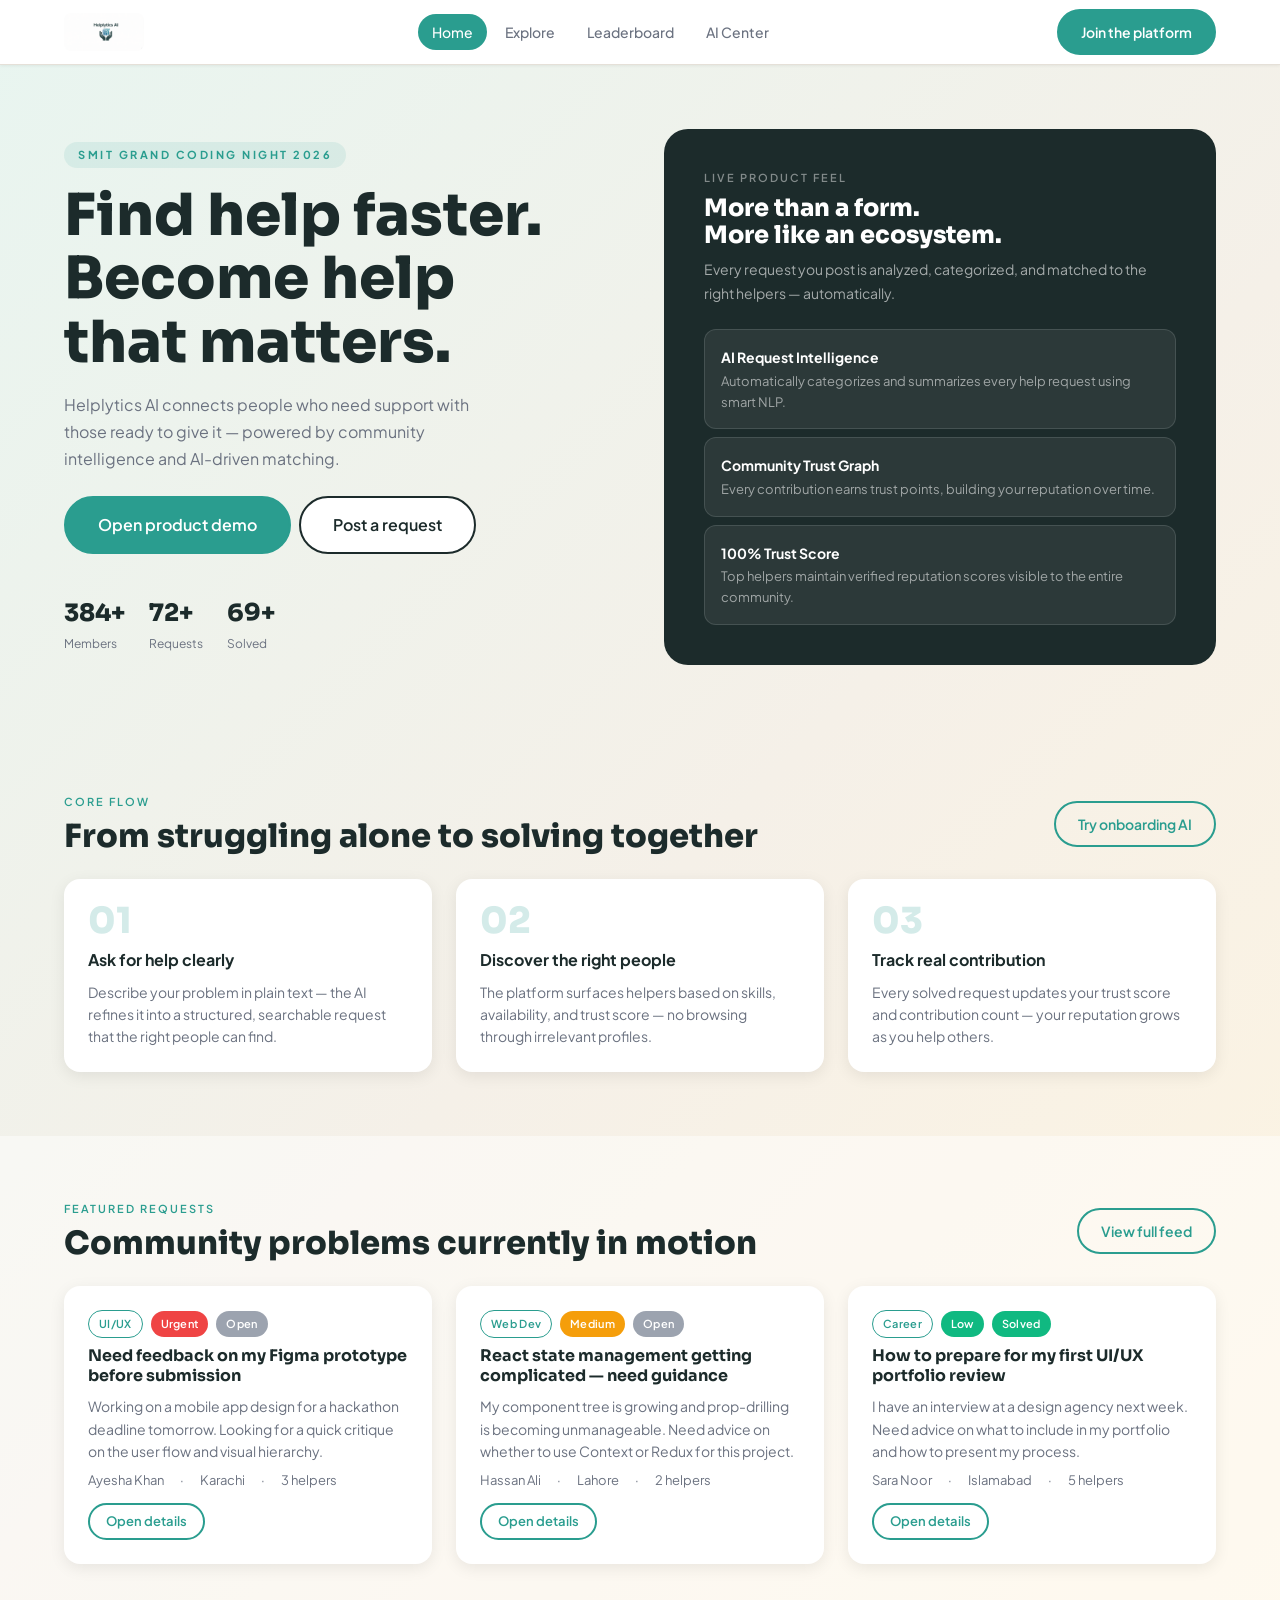
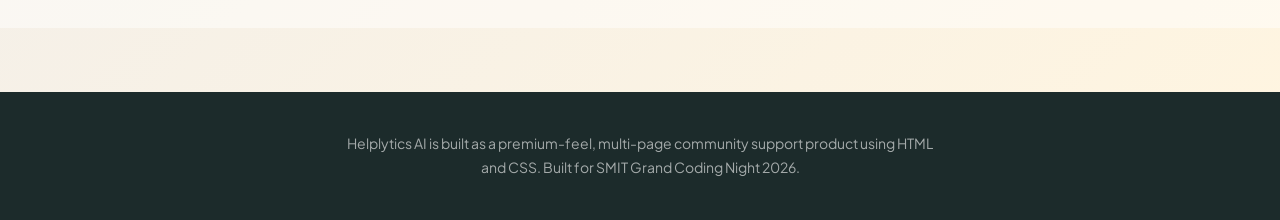
<file: index.html>
<!DOCTYPE html>
<html lang="en">
<head>
  <meta charset="UTF-8">
  <meta name="viewport" content="width=device-width, initial-scale=1.0">
  <title>Helplytics AI — Community Support Platform</title>
  <link href="https://fonts.googleapis.com/css2?family=Sora:wght@400;600;700;800&family=Plus+Jakarta+Sans:wght@400;500;600;700&display=swap" rel="stylesheet">
  <link rel="stylesheet" href="css/variables.css">
  <link rel="stylesheet" href="css/global.css">
  <link rel="stylesheet" href="css/components.css">
  <link rel="stylesheet" href="css/pages/landing.css">
</head>
<body>

  <!-- HEADER -->
  <header class="site-header">
    <div class="header-inner">
      <a href="index.html" class="logo">
        <img src="assets/images/logo2.png" alt="Helplytics AI Logo" class="logo-img">
      </a>
      <nav class="main-nav">
        <a href="index.html" class="nav-link nav-active">Home</a>
        <a href="explore.html" class="nav-link">Explore</a>
        <a href="leaderboard.html" class="nav-link">Leaderboard</a>
        <a href="ai-center.html" class="nav-link">AI Center</a>
      </nav>
      <a href="auth.html" class="btn btn-primary">Join the platform</a>
    </div>
  </header>

  <!-- HERO SECTION -->
  <main>
    <section class="hero-section">
      <div class="container">
        <div class="grid-2" style="align-items: center; gap: 48px;">

          <!-- Left col -->
          <div>
            <span class="hero-label">SMIT GRAND CODING NIGHT 2026</span>
            <h1 class="hero-heading">Find help faster.<br>Become help<br>that matters.</h1>
            <p class="hero-sub">Helplytics AI connects people who need support with those ready to give it — powered by community intelligence and AI-driven matching.</p>
            <div class="hero-cta">
              <a href="dashboard.html" class="btn btn-primary btn-lg">Open product demo</a>
              <a href="create-request.html" class="btn btn-secondary btn-lg">Post a request</a>
            </div>
            <div class="hero-stats">
              <div class="hero-stat">
                <span class="hero-stat-num">384+</span>
                <span class="hero-stat-label">Members</span>
              </div>
              <div class="hero-stat">
                <span class="hero-stat-num">72+</span>
                <span class="hero-stat-label">Requests</span>
              </div>
              <div class="hero-stat">
                <span class="hero-stat-num">69+</span>
                <span class="hero-stat-label">Solved</span>
              </div>
            </div>
          </div>

          <!-- Right col: dark card -->
          <div class="hero-right-card">
            <span class="label-tag">LIVE PRODUCT FEEL</span>
            <h2>More than a form.<br>More like an ecosystem.</h2>
            <p>Every request you post is analyzed, categorized, and matched to the right helpers — automatically.</p>
            <div class="feature-mini-card">
              <div class="feature-mini-title">AI Request Intelligence</div>
              <div class="feature-mini-desc">Automatically categorizes and summarizes every help request using smart NLP.</div>
            </div>
            <div class="feature-mini-card">
              <div class="feature-mini-title">Community Trust Graph</div>
              <div class="feature-mini-desc">Every contribution earns trust points, building your reputation over time.</div>
            </div>
            <div class="feature-mini-card">
              <div class="feature-mini-title">100% Trust Score</div>
              <div class="feature-mini-desc">Top helpers maintain verified reputation scores visible to the entire community.</div>
            </div>
          </div>

        </div>
      </div>
    </section>

    <!-- CORE FLOW SECTION -->
    <section class="section">
      <div class="container">
        <div class="section-header">
          <div>
            <span class="label-tag">CORE FLOW</span>
            <h2 style="font-size: 32px; font-weight: 800; color: var(--color-dark);">From struggling alone to solving together</h2>
          </div>
          <a href="onboarding.html" class="btn btn-outline">Try onboarding AI</a>
        </div>
        <div class="grid-3">
          <div class="flow-card">
            <div class="flow-number">01</div>
            <div class="flow-title">Ask for help clearly</div>
            <p class="flow-desc">Describe your problem in plain text — the AI refines it into a structured, searchable request that the right people can find.</p>
          </div>
          <div class="flow-card">
            <div class="flow-number">02</div>
            <div class="flow-title">Discover the right people</div>
            <p class="flow-desc">The platform surfaces helpers based on skills, availability, and trust score — no browsing through irrelevant profiles.</p>
          </div>
          <div class="flow-card">
            <div class="flow-number">03</div>
            <div class="flow-title">Track real contribution</div>
            <p class="flow-desc">Every solved request updates your trust score and contribution count — your reputation grows as you help others.</p>
          </div>
        </div>
      </div>
    </section>

    <!-- FEATURED REQUESTS SECTION -->
    <section class="section" style="background: rgba(255,255,255,0.45);">
      <div class="container">
        <div class="section-header">
          <div>
            <span class="label-tag">FEATURED REQUESTS</span>
            <h2 style="font-size: 32px; font-weight: 800; color: var(--color-dark);">Community problems currently in motion</h2>
          </div>
          <a href="explore.html" class="btn btn-outline">View full feed</a>
        </div>
        <div class="grid-3">

          <!-- Request 1 -->
          <div class="request-card">
            <div class="badge-row">
              <span class="badge badge-category">UI/UX</span>
              <span class="badge badge-high">Urgent</span>
              <span class="badge badge-open">Open</span>
            </div>
            <div class="request-card-title">Need feedback on my Figma prototype before submission</div>
            <p class="request-card-desc">Working on a mobile app design for a hackathon deadline tomorrow. Looking for a quick critique on the user flow and visual hierarchy.</p>
            <div class="request-card-meta">
              <span>Ayesha Khan</span>
              <span>·</span>
              <span>Karachi</span>
              <span>·</span>
              <span>3 helpers</span>
            </div>
            <a href="request-detail.html" class="btn btn-outline btn-sm" style="margin-top: 4px; align-self: flex-start;">Open details</a>
          </div>

          <!-- Request 2 -->
          <div class="request-card">
            <div class="badge-row">
              <span class="badge badge-category">Web Dev</span>
              <span class="badge badge-medium">Medium</span>
              <span class="badge badge-open">Open</span>
            </div>
            <div class="request-card-title">React state management getting complicated — need guidance</div>
            <p class="request-card-desc">My component tree is growing and prop-drilling is becoming unmanageable. Need advice on whether to use Context or Redux for this project.</p>
            <div class="request-card-meta">
              <span>Hassan Ali</span>
              <span>·</span>
              <span>Lahore</span>
              <span>·</span>
              <span>2 helpers</span>
            </div>
            <a href="request-detail.html" class="btn btn-outline btn-sm" style="margin-top: 4px; align-self: flex-start;">Open details</a>
          </div>

          <!-- Request 3 -->
          <div class="request-card">
            <div class="badge-row">
              <span class="badge badge-category">Career</span>
              <span class="badge badge-low">Low</span>
              <span class="badge badge-solved">Solved</span>
            </div>
            <div class="request-card-title">How to prepare for my first UI/UX portfolio review</div>
            <p class="request-card-desc">I have an interview at a design agency next week. Need advice on what to include in my portfolio and how to present my process.</p>
            <div class="request-card-meta">
              <span>Sara Noor</span>
              <span>·</span>
              <span>Islamabad</span>
              <span>·</span>
              <span>5 helpers</span>
            </div>
            <a href="request-detail.html" class="btn btn-outline btn-sm" style="margin-top: 4px; align-self: flex-start;">Open details</a>
          </div>

        </div>
      </div>
    </section>
  </main>

  <!-- FOOTER -->
  <footer class="site-footer">
    <p>Helplytics AI is built as a premium-feel, multi-page community support product using HTML and CSS. Built for SMIT Grand Coding Night 2026.</p>
  </footer>

  <script src="js/storage.js"></script>
  <script src="js/ai.js"></script>
  <script src="js/pages/landing.js"></script>
</body>
</html>
</file>
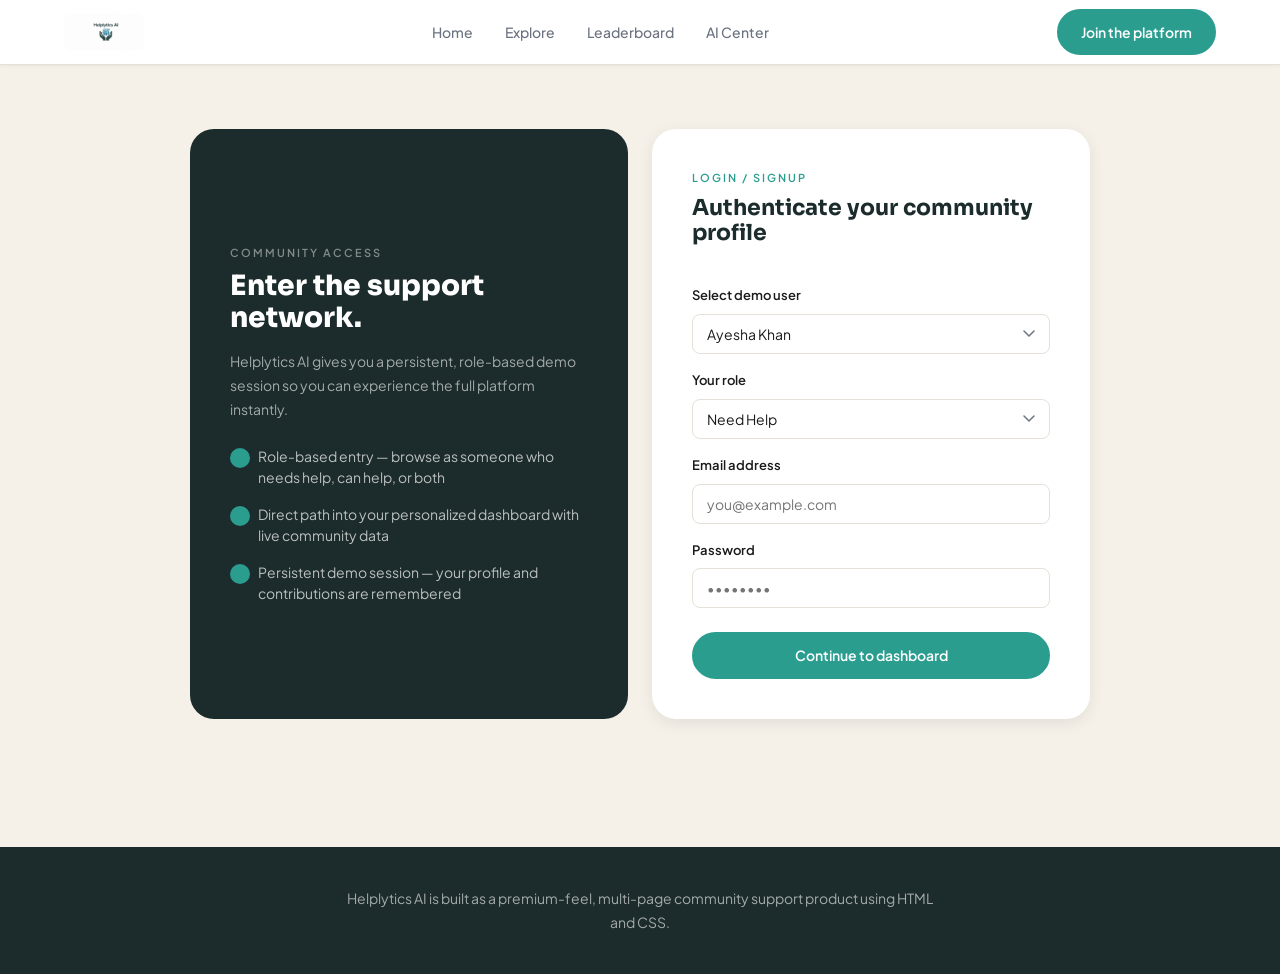
<file: ai-center.html>
<!DOCTYPE html>
<html lang="en">
<head>
  <meta charset="UTF-8">
  <meta name="viewport" content="width=device-width, initial-scale=1.0">
  <title>AI Center — Helplytics AI</title>
  <link href="https://fonts.googleapis.com/css2?family=Sora:wght@400;600;700;800&family=Plus+Jakarta+Sans:wght@400;500;600;700&display=swap" rel="stylesheet">
  <link rel="stylesheet" href="css/variables.css">
  <link rel="stylesheet" href="css/global.css">
  <link rel="stylesheet" href="css/components.css">
  <link rel="stylesheet" href="css/pages/ai-center.css">
</head>
<body class="ai-center-page">

  <!-- HEADER -->
  <header class="site-header">
    <div class="header-inner">
      <a href="index.html" class="logo">
        <img src="assets/images/logo2.png" alt="Helplytics AI Logo" class="logo-img">
      </a>
      <nav class="main-nav">
        <a href="dashboard.html" class="nav-link">Dashboard</a>
        <a href="create-request.html" class="nav-link">Create Request</a>
        <a href="ai-center.html" class="nav-link nav-active">AI Center</a>
      </nav>
      <a href="profile.html" class="btn btn-secondary">Ayesha Khan</a>
    </div>
  </header>

  <main class="ai-center-main">
    <div class="container">

      <!-- Hero Banner -->
      <div class="hero-banner">
        <span class="label-tag">AI CENTER</span>
        <h1 style="font-size: 30px; font-weight: 800; margin-bottom: var(--space-sm);">See what the platform intelligence is noticing.</h1>
        <p style="color: rgba(255,255,255,0.65); font-size: 15px;">Live AI insights derived from community patterns, request trends, and helper availability.</p>
      </div>

      <!-- AI Stats -->
      <div class="ai-stats-row">
        <div class="stat-card">
          <span class="stat-label">Trend Pulse</span>
          <span class="stat-value" style="font-size: 22px;">Web Dev</span>
          <span class="stat-desc">Most requested skill this week</span>
        </div>
        <div class="stat-card">
          <span class="stat-label">Urgency Watch</span>
          <span class="stat-value" style="color: var(--color-high);">2</span>
          <span class="stat-desc">Requests flagged as critical</span>
        </div>
        <div class="stat-card">
          <span class="stat-label">Mentor Pool</span>
          <span class="stat-value" style="color: var(--color-solved);">2</span>
          <span class="stat-desc">Top helpers currently available</span>
        </div>
      </div>

      <!-- AI Recommendations -->
      <div class="card">
        <span class="label-tag">AI RECOMMENDATIONS</span>
        <h2 style="font-size: 20px; font-weight: 700; color: var(--color-dark); margin-bottom: var(--space-lg);">Requests needing attention</h2>

        <div class="ai-reco-list">

          <div class="ai-reco-item">
            <div class="ai-reco-icon">⚡</div>
            <div class="ai-reco-content">
              <div class="ai-reco-title">Need feedback on Figma prototype before submission</div>
              <div class="ai-reco-summary">Time-critical design review request — AI detects hackathon deadline pressure and low current helper engagement.</div>
              <div class="badge-row">
                <span class="badge badge-category">UI/UX</span>
                <span class="badge badge-high">Urgent</span>
              </div>
            </div>
          </div>

          <div class="ai-reco-item">
            <div class="ai-reco-icon">🔥</div>
            <div class="ai-reco-content">
              <div class="ai-reco-title">React state management getting complicated</div>
              <div class="ai-reco-summary">Common architecture question — AI suggests pairing with a senior React developer for a structured 30-min session.</div>
              <div class="badge-row">
                <span class="badge badge-category">Web Dev</span>
                <span class="badge badge-medium">Medium</span>
              </div>
            </div>
          </div>

          <div class="ai-reco-item">
            <div class="ai-reco-icon">📊</div>
            <div class="ai-reco-content">
              <div class="ai-reco-title">Pandas DataFrame merge causing key duplication</div>
              <div class="ai-reco-summary">Data engineering edge case — AI flags this as underserved in the community, recommending data science mentor outreach.</div>
              <div class="badge-row">
                <span class="badge badge-category">Data Science</span>
                <span class="badge badge-high">Urgent</span>
              </div>
            </div>
          </div>

          <div class="ai-reco-item">
            <div class="ai-reco-icon">📱</div>
            <div class="ai-reco-content">
              <div class="ai-reco-title">Flutter navigation between screens not working</div>
              <div class="ai-reco-summary">Mobile dev request with zero helper responses — AI recommends cross-posting to Web Dev helpers with Flutter experience.</div>
              <div class="badge-row">
                <span class="badge badge-category">Mobile Dev</span>
                <span class="badge badge-medium">Medium</span>
              </div>
            </div>
          </div>

        </div>
      </div>

    </div>
  </main>

  <footer class="site-footer">
    <p>Helplytics AI is built as a premium-feel, multi-page community support product using HTML and CSS.</p>
  </footer>

  <script src="js/storage.js"></script>
  <script src="js/ai.js"></script>
  <script src="js/pages/ai-center.js"></script>
</body>
</html>
</file>
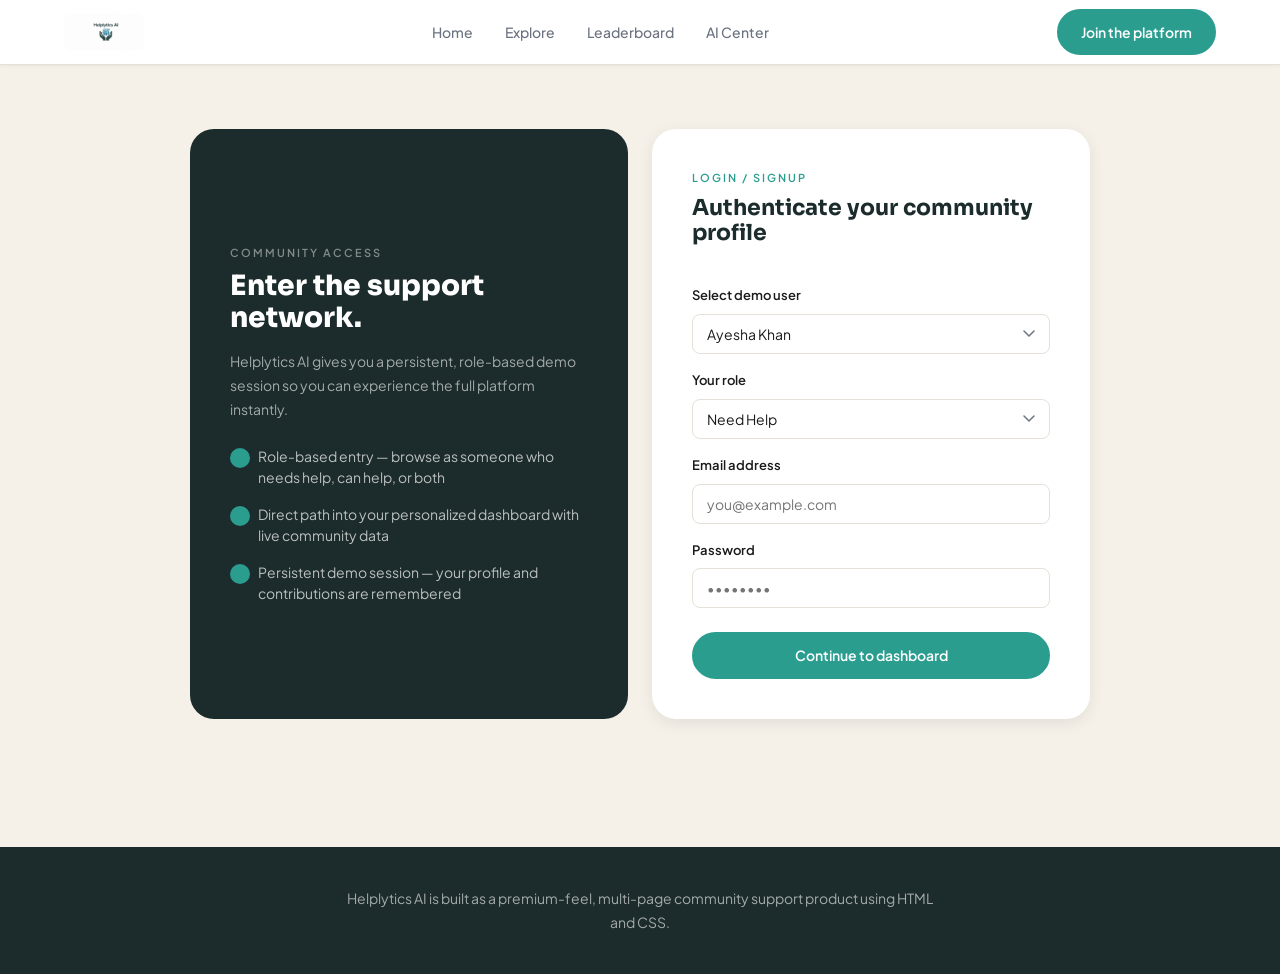
<file: auth.html>
<!DOCTYPE html>
<html lang="en">
<head>
  <meta charset="UTF-8">
  <meta name="viewport" content="width=device-width, initial-scale=1.0">
  <title>Login / Signup — Helplytics AI</title>
  <link href="https://fonts.googleapis.com/css2?family=Sora:wght@400;600;700;800&family=Plus+Jakarta+Sans:wght@400;500;600;700&display=swap" rel="stylesheet">
  <link rel="stylesheet" href="css/variables.css">
  <link rel="stylesheet" href="css/global.css">
  <link rel="stylesheet" href="css/components.css">
  <link rel="stylesheet" href="css/pages/auth.css">
</head>
<body class="auth-page">

  <!-- HEADER -->
  <header class="site-header">
    <div class="header-inner">
      <a href="index.html" class="logo">
        <img src="assets/images/logo2.png" alt="Helplytics AI Logo" class="logo-img">
      </a>
      <nav class="main-nav">
        <a href="index.html" class="nav-link">Home</a>
        <a href="explore.html" class="nav-link">Explore</a>
        <a href="leaderboard.html" class="nav-link">Leaderboard</a>
        <a href="ai-center.html" class="nav-link">AI Center</a>
      </nav>
      <a href="auth.html" class="btn btn-primary">Join the platform</a>
    </div>
  </header>

  <main class="auth-main">
    <div class="container">
      <div class="auth-grid">

        <!-- Left: Dark card -->
        <div class="auth-dark-card">
          <span class="label-tag" style="color: rgba(255,255,255,0.45);">COMMUNITY ACCESS</span>
          <h2>Enter the support network.</h2>
          <p style="color: rgba(255,255,255,0.6); font-size: 14px; line-height: 1.7; margin-bottom: 0;">
            Helplytics AI gives you a persistent, role-based demo session so you can experience the full platform instantly.
          </p>
          <div class="auth-feature-list">
            <div class="auth-feature-item">
              <div class="auth-bullet"></div>
              <span class="auth-feature-text">Role-based entry — browse as someone who needs help, can help, or both</span>
            </div>
            <div class="auth-feature-item">
              <div class="auth-bullet"></div>
              <span class="auth-feature-text">Direct path into your personalized dashboard with live community data</span>
            </div>
            <div class="auth-feature-item">
              <div class="auth-bullet"></div>
              <span class="auth-feature-text">Persistent demo session — your profile and contributions are remembered</span>
            </div>
          </div>
        </div>

        <!-- Right: Form card -->
        <div class="auth-form-card">
          <span class="label-tag">LOGIN / SIGNUP</span>
          <h2>Authenticate your community profile</h2>

          <div class="form-group">
            <label class="form-label">Select demo user</label>
            <select class="form-select">
              <option>Ayesha Khan</option>
              <option>Hassan Ali</option>
              <option>Sara Noor</option>
            </select>
          </div>

          <div class="form-group">
            <label class="form-label">Your role</label>
            <select class="form-select">
              <option>Need Help</option>
              <option>Can Help</option>
              <option>Both</option>
            </select>
          </div>

          <div class="form-group">
            <label class="form-label">Email address</label>
            <input type="email" class="form-input" placeholder="you@example.com">
          </div>

          <div class="form-group">
            <label class="form-label">Password</label>
            <input type="password" class="form-input" placeholder="••••••••">
          </div>

          <a href="dashboard.html" class="btn btn-primary btn-full" style="margin-top: 8px;">Continue to dashboard</a>
        </div>

      </div>
    </div>
  </main>

  <footer class="site-footer">
    <p>Helplytics AI is built as a premium-feel, multi-page community support product using HTML and CSS.</p>
  </footer>

  <script src="js/storage.js"></script>
  <script src="js/ai.js"></script>
  <script src="js/pages/auth.js"></script>
</body>
</html>
</file>
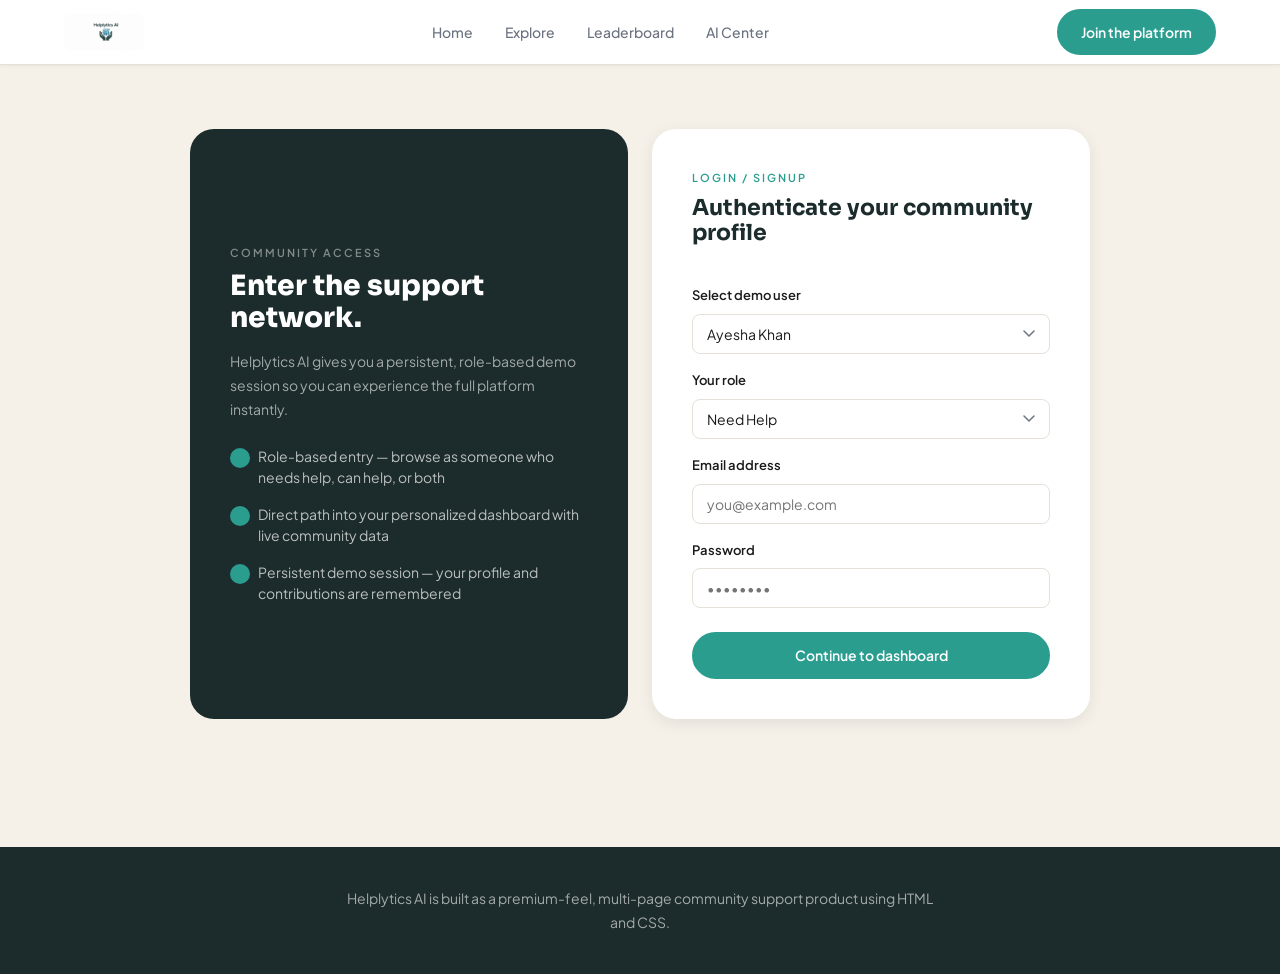
<file: create-request.html>
<!DOCTYPE html>
<html lang="en">
<head>
  <meta charset="UTF-8">
  <meta name="viewport" content="width=device-width, initial-scale=1.0">
  <title>Create Request — Helplytics AI</title>
  <link href="https://fonts.googleapis.com/css2?family=Sora:wght@400;600;700;800&family=Plus+Jakarta+Sans:wght@400;500;600;700&display=swap" rel="stylesheet">
  <link rel="stylesheet" href="css/variables.css">
  <link rel="stylesheet" href="css/global.css">
  <link rel="stylesheet" href="css/components.css">
  <link rel="stylesheet" href="css/pages/create-request.css">
</head>
<body class="create-request-page">

  <!-- HEADER -->
  <header class="site-header">
    <div class="header-inner">
      <a href="index.html" class="logo">
        <img src="assets/images/logo2.png" alt="Helplytics AI Logo" class="logo-img">
      </a>
      <nav class="main-nav">
        <a href="dashboard.html" class="nav-link">Dashboard</a>
        <a href="explore.html" class="nav-link">Explore</a>
        <a href="create-request.html" class="nav-link nav-active">Create Request</a>
        <a href="ai-center.html" class="nav-link">AI Center</a>
      </nav>
      <a href="profile.html" class="btn btn-secondary">Ayesha Khan</a>
    </div>
  </header>

  <main class="create-request-main">
    <div class="container">

      <!-- Hero Banner -->
      <div class="hero-banner">
        <span class="label-tag">CREATE REQUEST</span>
        <h1 style="font-size: 30px; font-weight: 800; margin-bottom: var(--space-sm);">Turn a rough problem into a clear help request.</h1>
        <p style="color: rgba(255,255,255,0.65); font-size: 15px;">Describe what you need — the AI will help structure, categorize, and improve it for the community.</p>
      </div>

      <div class="create-request-grid">

        <!-- Left: Form -->
        <div class="card">
          <span class="label-tag">YOUR REQUEST</span>
          <h2 style="font-size: 20px; font-weight: 700; color: var(--color-dark); margin-bottom: var(--space-lg);">Describe what you need help with</h2>

          <div class="form-group">
            <label class="form-label">Request title</label>
            <input type="text" class="form-input" placeholder="e.g. Need feedback on Figma prototype before deadline">
          </div>

          <div class="form-group">
            <label class="form-label">Full description</label>
            <textarea class="form-textarea" placeholder="Explain your situation in detail — what you've tried, what you're stuck on, and what kind of help you need..."></textarea>
          </div>

          <div class="form-group">
            <label class="form-label">Tags (comma separated)</label>
            <input type="text" class="form-input" placeholder="e.g. Figma, UI Review, Prototyping">
          </div>

          <div class="form-group">
            <label class="form-label">Category</label>
            <select class="form-select">
              <option>Select a category</option>
              <option>UI/UX Design</option>
              <option>Web Development</option>
              <option>Career</option>
              <option>Data Science</option>
              <option>Mobile Dev</option>
              <option>Other</option>
            </select>
          </div>

          <div class="form-group">
            <label class="form-label">Urgency level</label>
            <select class="form-select">
              <option>Select urgency</option>
              <option>Urgent — I need help within hours</option>
              <option>Medium — I need help within a day</option>
              <option>Low — This can wait a few days</option>
            </select>
          </div>

          <div class="form-btn-row">
            <a href="#" class="btn btn-outline">Apply AI suggestions</a>
            <a href="explore.html" class="btn btn-primary">Publish request</a>
          </div>
        </div>

        <!-- Right: AI Assistant -->
        <div class="ai-right-card card">
          <div class="flex align-center gap-sm mb-md">
            <div class="ai-avatar">AI</div>
            <div>
              <span class="label-tag" style="margin-bottom: 0;">AI ASSISTANT</span>
            </div>
          </div>
          <h2 style="font-size: 18px; font-weight: 700; color: var(--color-dark); margin-bottom: var(--space-lg);">Smart request guidance</h2>

          <div class="ai-row">
            <span class="ai-row-label">Suggested category</span>
            <span class="ai-row-val text-accent">UI/UX Design</span>
          </div>
          <div class="ai-row">
            <span class="ai-row-label">Detected urgency</span>
            <span class="ai-row-val"><span class="badge badge-high">Urgent</span></span>
          </div>
          <div class="ai-row">
            <span class="ai-row-label">Suggested tags</span>
            <div style="text-align: right;">
              <span class="tag-pill">Figma</span>
              <span class="tag-pill">UI Review</span>
              <span class="tag-pill">Feedback</span>
            </div>
          </div>
          <div class="ai-row" style="flex-direction: column; align-items: flex-start; gap: var(--space-sm);">
            <span class="ai-row-label">Rewrite suggestion</span>
            <p style="font-size: 13px; color: var(--color-muted); line-height: 1.6; background: rgba(42,157,143,0.06); border-radius: var(--radius-sm); padding: var(--space-sm); border-left: 3px solid var(--color-accent);">
              "Looking for urgent feedback on a Figma mobile app prototype ahead of a hackathon submission. Would appreciate a quick review of the user flow and visual hierarchy."
            </p>
          </div>
        </div>

      </div>
    </div>
  </main>

  <footer class="site-footer">
    <p>Helplytics AI is built as a premium-feel, multi-page community support product using HTML and CSS.</p>
  </footer>

  <script src="js/storage.js"></script>
  <script src="js/ai.js"></script>
  <script src="js/pages/create-request.js"></script>
</body>
</html>
</file>
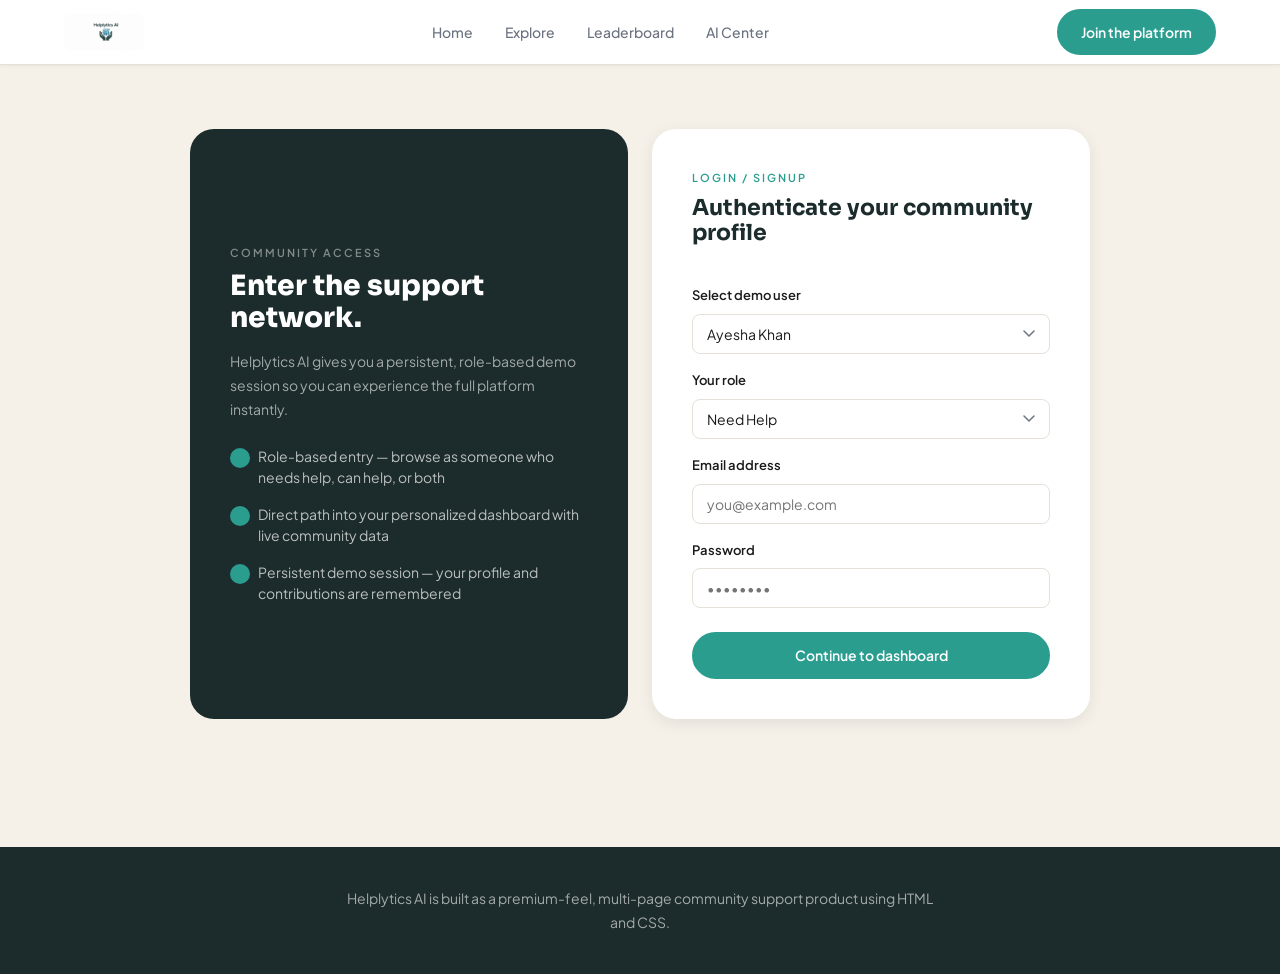
<file: dashboard.html>
<!DOCTYPE html>
<html lang="en">
<head>
  <meta charset="UTF-8">
  <meta name="viewport" content="width=device-width, initial-scale=1.0">
  <title>Dashboard — Helplytics AI</title>
  <link href="https://fonts.googleapis.com/css2?family=Sora:wght@400;600;700;800&family=Plus+Jakarta+Sans:wght@400;500;600;700&display=swap" rel="stylesheet">
  <link rel="stylesheet" href="css/variables.css">
  <link rel="stylesheet" href="css/global.css">
  <link rel="stylesheet" href="css/components.css">
  <link rel="stylesheet" href="css/pages/dashboard.css">
</head>
<body class="dashboard-page">

  <!-- HEADER -->
  <header class="site-header">
    <div class="header-inner">
      <a href="index.html" class="logo">
        <img src="assets/images/logo2.png" alt="Helplytics AI Logo" class="logo-img">
      </a>
      <nav class="main-nav">
        <a href="dashboard.html" class="nav-link nav-active">Dashboard</a>
        <a href="explore.html" class="nav-link">Explore</a>
        <a href="create-request.html" class="nav-link">Create Request</a>
        <a href="ai-center.html" class="nav-link">AI Center</a>
      </nav>
      <a href="profile.html" class="btn btn-secondary">Ayesha Khan</a>
    </div>
  </header>

  <main class="dashboard-main">
    <div class="container">

      <!-- Hero Banner -->
      <div class="hero-banner">
        <span class="label-tag">DASHBOARD</span>
        <h1 style="font-size: 36px; font-weight: 800; margin-bottom: var(--space-sm);">Welcome back, Ayesha.</h1>
        <p style="color: rgba(255,255,255,0.65); font-size: 16px;">Here's what's happening in your community.</p>
      </div>

      <!-- Stats Row -->
      <div class="stats-row">
        <div class="stat-card">
          <span class="stat-label">Requests Posted</span>
          <span class="stat-value">3</span>
          <span class="stat-desc">Active in the feed</span>
        </div>
        <div class="stat-card">
          <span class="stat-label">Requests Solved</span>
          <span class="stat-value">2</span>
          <span class="stat-desc">Marked as resolved</span>
        </div>
        <div class="stat-card">
          <span class="stat-label">Trust Score</span>
          <span class="stat-value" style="color: var(--color-accent);">100%</span>
          <span class="stat-desc">Community verified</span>
        </div>
        <div class="stat-card">
          <span class="stat-label">Contributions</span>
          <span class="stat-value">35</span>
          <span class="stat-desc">Help interactions</span>
        </div>
      </div>

      <!-- Dashboard Grid -->
      <div class="dashboard-grid">

        <!-- Left: Recent Requests -->
        <div class="card">
          <div class="section-header" style="margin-bottom: var(--space-md);">
            <h2 style="font-size: 18px; font-weight: 700; color: var(--color-dark);">Recent Requests</h2>
            <a href="explore.html" class="text-accent text-sm" style="font-weight: 600;">View all →</a>
          </div>

          <div class="request-list-item">
            <div>
              <div class="request-list-title">Need feedback on my Figma prototype</div>
              <div class="badge-row" style="margin-top: 4px;">
                <span class="badge badge-category">UI/UX</span>
                <span class="badge badge-high">Urgent</span>
                <span class="badge badge-open">Open</span>
              </div>
            </div>
            <a href="request-detail.html" class="btn btn-outline btn-sm">View</a>
          </div>

          <div class="request-list-item">
            <div>
              <div class="request-list-title">React state management guidance</div>
              <div class="badge-row" style="margin-top: 4px;">
                <span class="badge badge-category">Web Dev</span>
                <span class="badge badge-medium">Medium</span>
                <span class="badge badge-open">Open</span>
              </div>
            </div>
            <a href="request-detail.html" class="btn btn-outline btn-sm">View</a>
          </div>

          <div class="request-list-item">
            <div>
              <div class="request-list-title">Portfolio review before design interview</div>
              <div class="badge-row" style="margin-top: 4px;">
                <span class="badge badge-category">Career</span>
                <span class="badge badge-low">Low</span>
                <span class="badge badge-solved">Solved</span>
              </div>
            </div>
            <a href="request-detail.html" class="btn btn-outline btn-sm">View</a>
          </div>

          <div class="request-list-item">
            <div>
              <div class="request-list-title">CSS Grid layout help for responsive cards</div>
              <div class="badge-row" style="margin-top: 4px;">
                <span class="badge badge-category">CSS</span>
                <span class="badge badge-medium">Medium</span>
                <span class="badge badge-solved">Solved</span>
              </div>
            </div>
            <a href="request-detail.html" class="btn btn-outline btn-sm">View</a>
          </div>

        </div>

        <!-- Right: AI Insights + Quick Actions -->
        <div style="display: flex; flex-direction: column; gap: var(--space-md);">

          <div class="card">
            <h2 style="font-size: 18px; font-weight: 700; color: var(--color-dark); margin-bottom: var(--space-md);">AI Insights</h2>
            <div class="ai-insight-row">
              <div class="ai-insight-label">Trend Pulse</div>
              <div class="ai-insight-value">Web Development requests up 34% this week</div>
            </div>
            <div class="ai-insight-row">
              <div class="ai-insight-label">Urgency Watch</div>
              <div class="ai-insight-value">2 requests need immediate attention</div>
            </div>
            <div class="ai-insight-row">
              <div class="ai-insight-label">Mentor Pool</div>
              <div class="ai-insight-value">2 top helpers available right now</div>
            </div>
          </div>

          <div class="card">
            <h2 style="font-size: 18px; font-weight: 700; color: var(--color-dark); margin-bottom: var(--space-md);">Quick Actions</h2>
            <div class="quick-actions">
              <a href="create-request.html" class="btn btn-primary btn-full">Post a new request</a>
              <a href="ai-center.html" class="btn btn-outline btn-full">Visit AI Center</a>
            </div>
          </div>

        </div>

      </div>
    </div>
  </main>

  <footer class="site-footer">
    <p>Helplytics AI is built as a premium-feel, multi-page community support product using HTML and CSS.</p>
  </footer>

  <script src="js/storage.js"></script>
  <script src="js/ai.js"></script>
  <script src="js/pages/dashboard.js"></script>
</body>
</html>
</file>
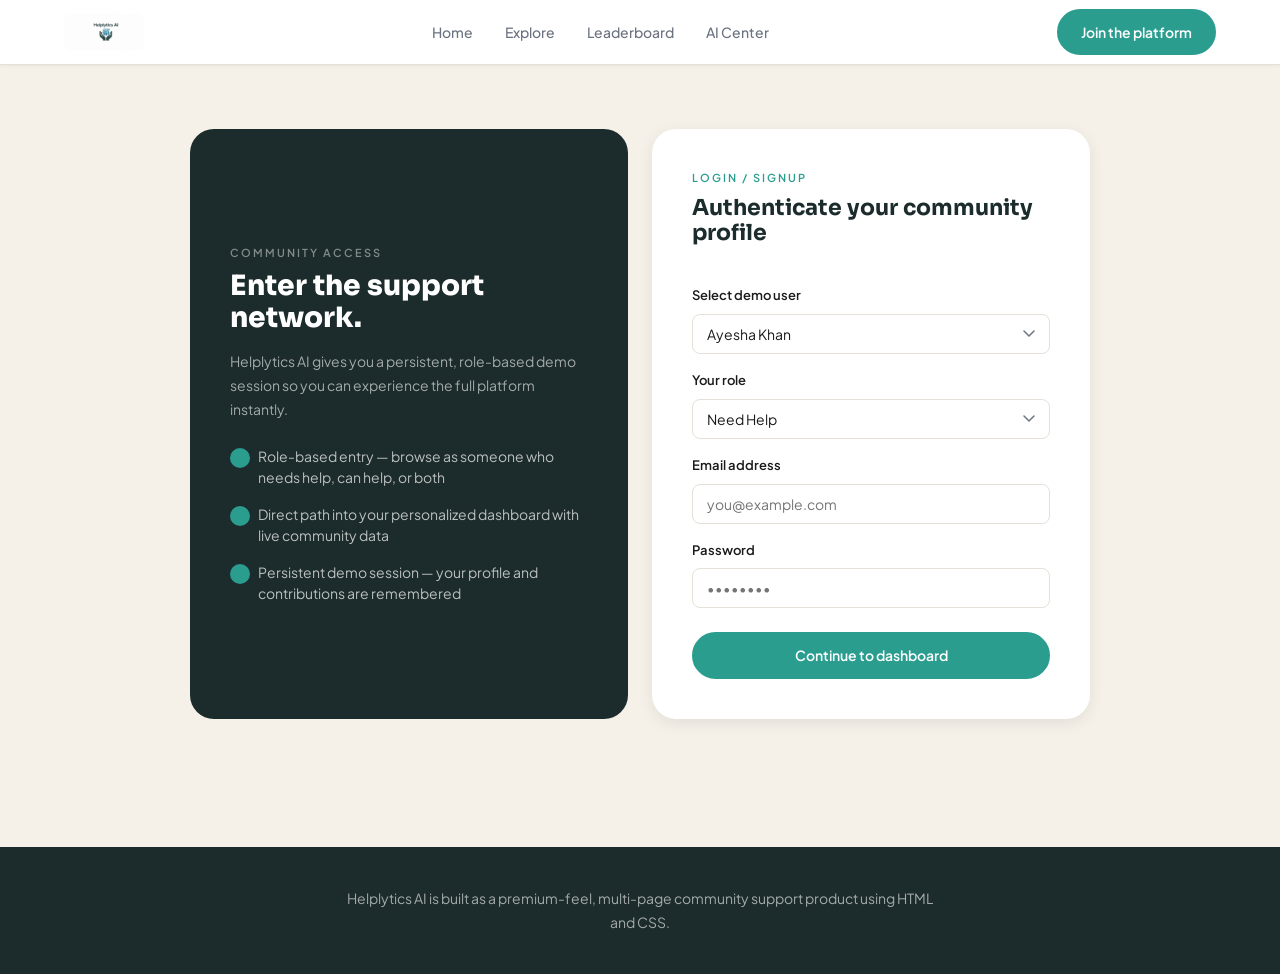
<file: explore.html>
<!DOCTYPE html>
<html lang="en">
<head>
  <meta charset="UTF-8">
  <meta name="viewport" content="width=device-width, initial-scale=1.0">
  <title>Explore — Helplytics AI</title>
  <link href="https://fonts.googleapis.com/css2?family=Sora:wght@400;600;700;800&family=Plus+Jakarta+Sans:wght@400;500;600;700&display=swap" rel="stylesheet">
  <link rel="stylesheet" href="css/variables.css">
  <link rel="stylesheet" href="css/global.css">
  <link rel="stylesheet" href="css/components.css">
  <link rel="stylesheet" href="css/pages/explore.css">
</head>
<body class="explore-page">

  <!-- HEADER -->
  <header class="site-header">
    <div class="header-inner">
      <a href="index.html" class="logo">
        <img src="assets/images/logo2.png" alt="Helplytics AI Logo" class="logo-img">
      </a>
      <nav class="main-nav">
        <a href="dashboard.html" class="nav-link">Dashboard</a>
        <a href="explore.html" class="nav-link nav-active">Explore</a>
        <a href="leaderboard.html" class="nav-link">Leaderboard</a>
        <a href="notifications.html" class="nav-link">Notifications</a>
      </nav>
      <a href="profile.html" class="btn btn-secondary">Ayesha Khan</a>
    </div>
  </header>

  <main class="explore-main">
    <div class="container">

      <!-- Hero Banner -->
      <div class="hero-banner">
        <span class="label-tag">EXPLORE</span>
        <h1 style="font-size: 30px; font-weight: 800; margin-bottom: var(--space-sm);">Browse help requests with filterable community context.</h1>
        <p style="color: rgba(255,255,255,0.65); font-size: 15px;">Discover people who need your skills and those who can help you grow.</p>
      </div>

      <div class="explore-grid">

        <!-- Left: Filter sidebar -->
        <div class="filter-sidebar">
          <div class="card">
            <span class="label-tag">FILTERS</span>
            <div class="filter-heading">Refine the feed</div>

            <div class="form-group">
              <label class="form-label">Category</label>
              <select class="form-select">
                <option>All Categories</option>
                <option>UI/UX Design</option>
                <option>Web Development</option>
                <option>Career</option>
                <option>Data Science</option>
                <option>Mobile Dev</option>
              </select>
            </div>

            <div class="form-group">
              <label class="form-label">Urgency</label>
              <select class="form-select">
                <option>All Urgencies</option>
                <option>Urgent</option>
                <option>Medium</option>
                <option>Low</option>
              </select>
            </div>

            <div class="form-group">
              <label class="form-label">Skills needed</label>
              <input type="text" class="form-input" placeholder="e.g. Figma, React">
            </div>

            <div class="form-group">
              <label class="form-label">Location</label>
              <input type="text" class="form-input" placeholder="City or country">
            </div>
          </div>
        </div>

        <!-- Right: Request feed -->
        <div class="feed-list">

          <div class="request-card">
            <div class="badge-row">
              <span class="badge badge-category">UI/UX</span>
              <span class="badge badge-high">Urgent</span>
              <span class="badge badge-open">Open</span>
            </div>
            <div class="request-card-title">Need feedback on my Figma prototype before submission</div>
            <p class="request-card-desc">Working on a mobile app design for a hackathon deadline tomorrow. Looking for a quick critique on the user flow and visual hierarchy.</p>
            <div class="tag-pills">
              <span class="tag-pill">Figma</span>
              <span class="tag-pill">Prototyping</span>
              <span class="tag-pill">UI Review</span>
            </div>
            <div class="request-card-meta">
              <span>Ayesha Khan</span>
              <span>·</span>
              <span>Karachi</span>
              <span>·</span>
              <span>3 helpers ready</span>
            </div>
            <a href="request-detail.html" class="btn btn-primary btn-sm" style="align-self: flex-start;">Open details</a>
          </div>

          <div class="request-card">
            <div class="badge-row">
              <span class="badge badge-category">Web Dev</span>
              <span class="badge badge-medium">Medium</span>
              <span class="badge badge-open">Open</span>
            </div>
            <div class="request-card-title">React state management getting complicated — need guidance</div>
            <p class="request-card-desc">My component tree is growing and prop-drilling is becoming unmanageable. Need advice on whether to use Context or Redux for this project.</p>
            <div class="tag-pills">
              <span class="tag-pill">React</span>
              <span class="tag-pill">State Management</span>
              <span class="tag-pill">JavaScript</span>
            </div>
            <div class="request-card-meta">
              <span>Hassan Ali</span>
              <span>·</span>
              <span>Lahore</span>
              <span>·</span>
              <span>2 helpers ready</span>
            </div>
            <a href="request-detail.html" class="btn btn-primary btn-sm" style="align-self: flex-start;">Open details</a>
          </div>

          <div class="request-card">
            <div class="badge-row">
              <span class="badge badge-category">Career</span>
              <span class="badge badge-low">Low</span>
              <span class="badge badge-solved">Solved</span>
            </div>
            <div class="request-card-title">How to prepare for my first UI/UX portfolio review</div>
            <p class="request-card-desc">I have an interview at a design agency next week. Need advice on what to include in my portfolio and how to present my process.</p>
            <div class="tag-pills">
              <span class="tag-pill">Portfolio</span>
              <span class="tag-pill">Design Interview</span>
              <span class="tag-pill">Career</span>
            </div>
            <div class="request-card-meta">
              <span>Sara Noor</span>
              <span>·</span>
              <span>Islamabad</span>
              <span>·</span>
              <span>5 helpers ready</span>
            </div>
            <a href="request-detail.html" class="btn btn-primary btn-sm" style="align-self: flex-start;">Open details</a>
          </div>

          <div class="request-card">
            <div class="badge-row">
              <span class="badge badge-category">Data Science</span>
              <span class="badge badge-high">Urgent</span>
              <span class="badge badge-open">Open</span>
            </div>
            <div class="request-card-title">Pandas DataFrame merge causing key duplication errors</div>
            <p class="request-card-desc">Trying to merge two large datasets and getting duplicate keys. Not sure if I should use merge, join, or concat for this use case.</p>
            <div class="tag-pills">
              <span class="tag-pill">Python</span>
              <span class="tag-pill">Pandas</span>
              <span class="tag-pill">Data Wrangling</span>
            </div>
            <div class="request-card-meta">
              <span>Usman Tariq</span>
              <span>·</span>
              <span>Karachi</span>
              <span>·</span>
              <span>1 helper ready</span>
            </div>
            <a href="request-detail.html" class="btn btn-primary btn-sm" style="align-self: flex-start;">Open details</a>
          </div>

          <div class="request-card">
            <div class="badge-row">
              <span class="badge badge-category">Mobile Dev</span>
              <span class="badge badge-medium">Medium</span>
              <span class="badge badge-open">Open</span>
            </div>
            <div class="request-card-title">Flutter navigation between screens not working with named routes</div>
            <p class="request-card-desc">I set up named routes in Flutter but pushing to a new screen keeps throwing a null error. The route is registered in MaterialApp but still fails.</p>
            <div class="tag-pills">
              <span class="tag-pill">Flutter</span>
              <span class="tag-pill">Dart</span>
              <span class="tag-pill">Navigation</span>
            </div>
            <div class="request-card-meta">
              <span>Zara Ahmed</span>
              <span>·</span>
              <span>Lahore</span>
              <span>·</span>
              <span>0 helpers yet</span>
            </div>
            <a href="request-detail.html" class="btn btn-primary btn-sm" style="align-self: flex-start;">Open details</a>
          </div>

          <div class="request-card">
            <div class="badge-row">
              <span class="badge badge-category">CSS</span>
              <span class="badge badge-low">Low</span>
              <span class="badge badge-solved">Solved</span>
            </div>
            <div class="request-card-title">CSS Grid layout help for responsive card grid</div>
            <p class="request-card-desc">Building a card grid that needs to collapse from 3 columns to 1 on mobile. Grid auto-fill isn't behaving as expected with min-content.</p>
            <div class="tag-pills">
              <span class="tag-pill">CSS Grid</span>
              <span class="tag-pill">Responsive</span>
              <span class="tag-pill">HTML</span>
            </div>
            <div class="request-card-meta">
              <span>Bilal Raza</span>
              <span>·</span>
              <span>Rawalpindi</span>
              <span>·</span>
              <span>4 helpers</span>
            </div>
            <a href="request-detail.html" class="btn btn-primary btn-sm" style="align-self: flex-start;">Open details</a>
          </div>

        </div>
      </div>
    </div>
  </main>

  <footer class="site-footer">
    <p>Helplytics AI is built as a premium-feel, multi-page community support product using HTML and CSS.</p>
  </footer>

  <script src="js/storage.js"></script>
  <script src="js/ai.js"></script>
  <script src="js/pages/explore.js"></script>
</body>
</html>
</file>
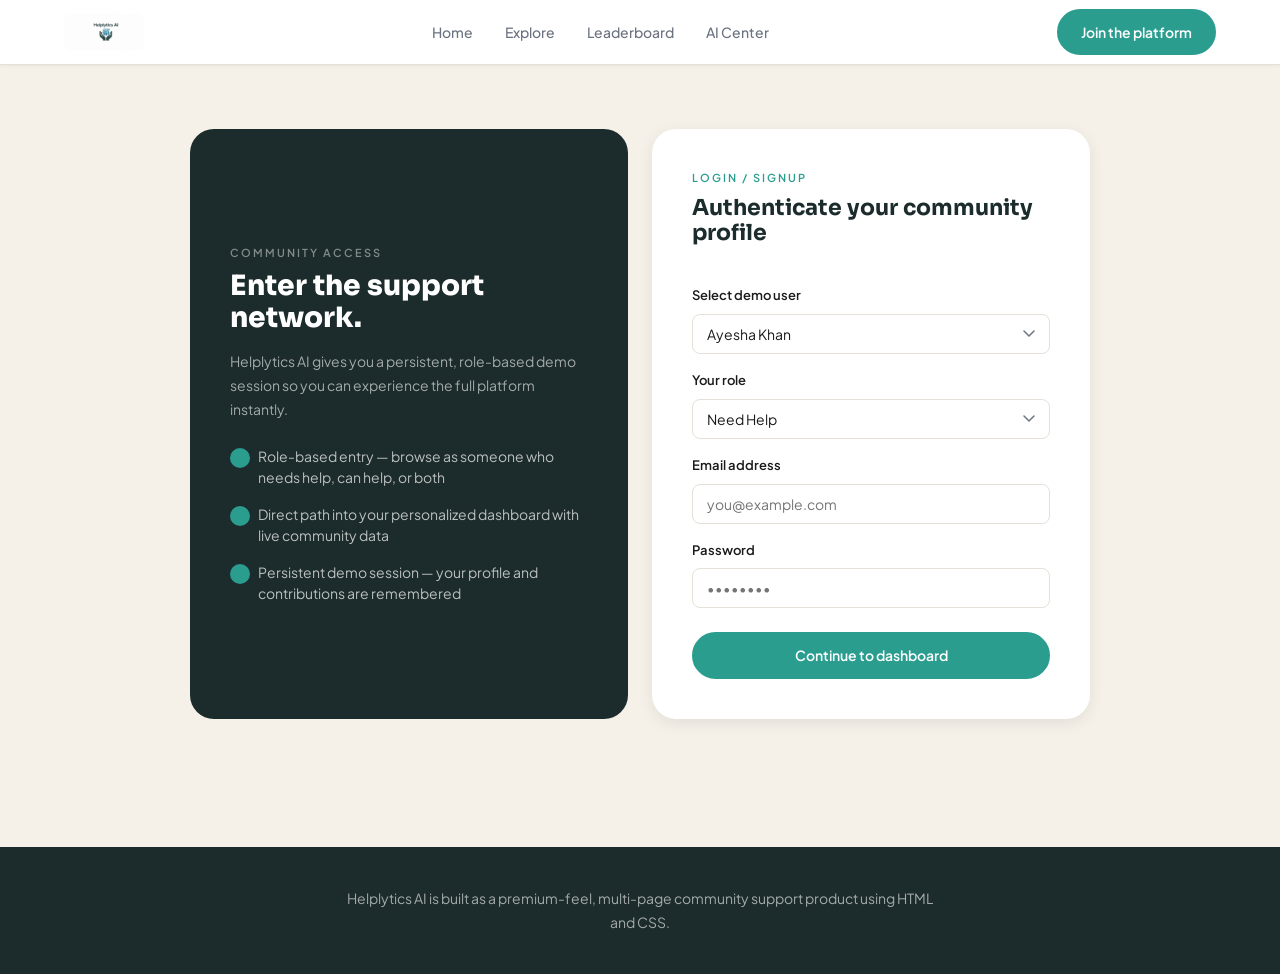
<file: leaderboard.html>
<!DOCTYPE html>
<html lang="en">
<head>
  <meta charset="UTF-8">
  <meta name="viewport" content="width=device-width, initial-scale=1.0">
  <title>Leaderboard — Helplytics AI</title>
  <link href="https://fonts.googleapis.com/css2?family=Sora:wght@400;600;700;800&family=Plus+Jakarta+Sans:wght@400;500;600;700&display=swap" rel="stylesheet">
  <link rel="stylesheet" href="css/variables.css">
  <link rel="stylesheet" href="css/global.css">
  <link rel="stylesheet" href="css/components.css">
  <link rel="stylesheet" href="css/pages/leaderboard.css">
</head>
<body class="leaderboard-page">

  <!-- HEADER -->
  <header class="site-header">
    <div class="header-inner">
      <a href="index.html" class="logo">
        <img src="assets/images/logo2.png" alt="Helplytics AI Logo" class="logo-img">
      </a>
      <nav class="main-nav">
        <a href="dashboard.html" class="nav-link">Dashboard</a>
        <a href="explore.html" class="nav-link">Explore</a>
        <a href="leaderboard.html" class="nav-link nav-active">Leaderboard</a>
        <a href="notifications.html" class="nav-link">Notifications</a>
      </nav>
      <a href="profile.html" class="btn btn-secondary">Ayesha Khan</a>
    </div>
  </header>

  <main class="leaderboard-main">
    <div class="container">

      <!-- Hero Banner -->
      <div class="hero-banner">
        <span class="label-tag">LEADERBOARD</span>
        <h1 style="font-size: 30px; font-weight: 800; margin-bottom: var(--space-sm);">Recognize the people who keep the community moving.</h1>
        <p style="color: rgba(255,255,255,0.65); font-size: 15px;">Trust scores are earned through consistent, verified contributions — not self-reported.</p>
      </div>

      <div class="leaderboard-grid">

        <!-- Left: Rankings -->
        <div class="card">
          <span class="label-tag">TOP HELPERS</span>
          <h2 style="font-size: 20px; font-weight: 700; color: var(--color-dark); margin-bottom: var(--space-lg);">Rankings</h2>

          <div class="leader-row">
            <div class="leader-rank">#1</div>
            <div class="avatar avatar-teal">AK</div>
            <div class="leader-info">
              <div class="leader-name">Ayesha Khan</div>
              <div class="leader-skills">Figma, UI/UX, HTML/CSS, Career Guidance</div>
            </div>
            <div class="leader-score">
              <div class="leader-score-val">100%</div>
              <div class="leader-score-sub">35 contributions</div>
            </div>
          </div>

          <div class="leader-row">
            <div class="leader-rank">#2</div>
            <div class="avatar avatar-dark">HA</div>
            <div class="leader-info">
              <div class="leader-name">Hassan Ali</div>
              <div class="leader-skills">React, JavaScript, Node.js, Figma</div>
            </div>
            <div class="leader-score">
              <div class="leader-score-val">88%</div>
              <div class="leader-score-sub">24 contributions</div>
            </div>
          </div>

          <div class="leader-row">
            <div class="leader-rank">#3</div>
            <div class="avatar avatar-amber">SN</div>
            <div class="leader-info">
              <div class="leader-name">Sara Noor</div>
              <div class="leader-skills">Design Systems, Career, Portfolio Review</div>
            </div>
            <div class="leader-score">
              <div class="leader-score-val">74%</div>
              <div class="leader-score-sub">11 contributions</div>
            </div>
          </div>

        </div>

        <!-- Right: Badge system + progress bars -->
        <div class="card">
          <span class="label-tag">BADGE SYSTEM</span>
          <h2 style="font-size: 20px; font-weight: 700; color: var(--color-dark); margin-bottom: var(--space-lg);">Trust and achievement</h2>

          <!-- Ayesha -->
          <div class="progress-row">
            <div class="progress-name">
              <span class="progress-label">Ayesha Khan</span>
              <span class="progress-pct">100%</span>
            </div>
            <div class="progress-bar-track">
              <div class="progress-bar-fill" style="width: 100%;"></div>
            </div>
            <div class="badge-list" style="margin-top: var(--space-sm);">
              <span class="badge-achievement">Design Ally</span>
              <span class="badge-achievement">Fast Responder</span>
              <span class="badge-achievement">Top Mentor</span>
            </div>
          </div>

          <hr class="divider">

          <!-- Hassan -->
          <div class="progress-row">
            <div class="progress-name">
              <span class="progress-label">Hassan Ali</span>
              <span class="progress-pct">88%</span>
            </div>
            <div class="progress-bar-track">
              <div class="progress-bar-fill" style="width: 88%;"></div>
            </div>
            <div class="badge-list" style="margin-top: var(--space-sm);">
              <span class="badge-achievement">Code Wizard</span>
              <span class="badge-achievement">Community Pillar</span>
            </div>
          </div>

          <hr class="divider">

          <!-- Sara -->
          <div class="progress-row">
            <div class="progress-name">
              <span class="progress-label">Sara Noor</span>
              <span class="progress-pct">74%</span>
            </div>
            <div class="progress-bar-track">
              <div class="progress-bar-fill" style="width: 74%;"></div>
            </div>
            <div class="badge-list" style="margin-top: var(--space-sm);">
              <span class="badge-achievement">Career Guide</span>
              <span class="badge-achievement">First Responder</span>
            </div>
          </div>

        </div>

      </div>
    </div>
  </main>

  <footer class="site-footer">
    <p>Helplytics AI is built as a premium-feel, multi-page community support product using HTML and CSS.</p>
  </footer>

  <script src="js/storage.js"></script>
  <script src="js/ai.js"></script>
  <script src="js/pages/leaderboard.js"></script>
</body>
</html>
</file>
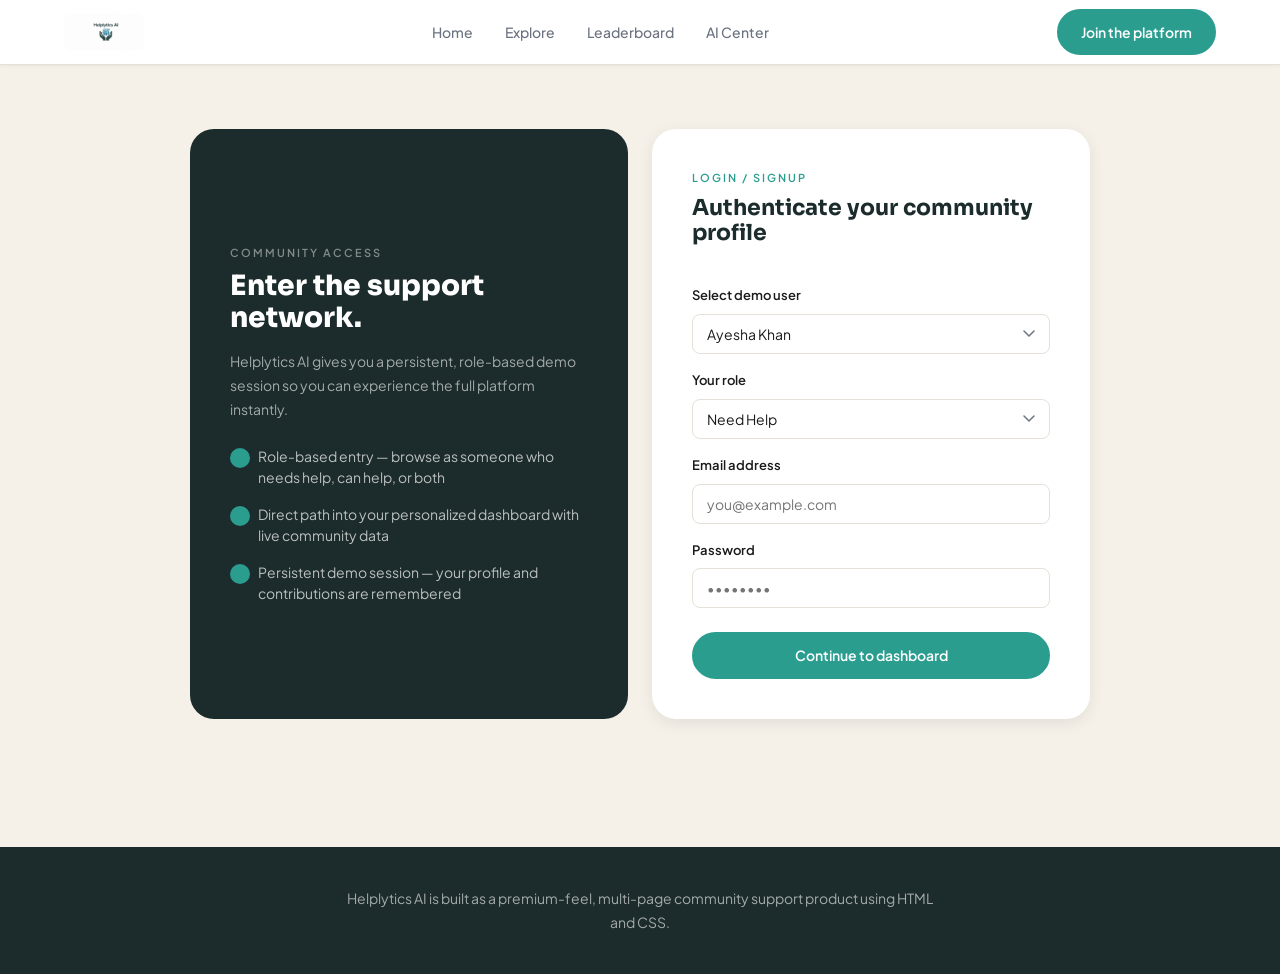
<file: messages.html>
<!DOCTYPE html>
<html lang="en">
<head>
  <meta charset="UTF-8">
  <meta name="viewport" content="width=device-width, initial-scale=1.0">
  <title>Messages — Helplytics AI</title>
  <link href="https://fonts.googleapis.com/css2?family=Sora:wght@400;600;700;800&family=Plus+Jakarta+Sans:wght@400;500;600;700&display=swap" rel="stylesheet">
  <link rel="stylesheet" href="css/variables.css">
  <link rel="stylesheet" href="css/global.css">
  <link rel="stylesheet" href="css/components.css">
  <link rel="stylesheet" href="css/pages/messages.css">
</head>
<body class="messages-page">

  <!-- HEADER -->
  <header class="site-header">
    <div class="header-inner">
      <a href="index.html" class="logo">
        <img src="assets/images/logo2.png" alt="Helplytics AI Logo" class="logo-img">
      </a>
      <nav class="main-nav">
        <a href="dashboard.html" class="nav-link">Dashboard</a>
        <a href="explore.html" class="nav-link">Explore</a>
        <a href="messages.html" class="nav-link nav-active">Messages</a>
      </nav>
      <a href="profile.html" class="btn btn-secondary">Ayesha Khan</a>
    </div>
  </header>

  <main class="messages-main">
    <div class="container">

      <!-- Hero Banner -->
      <div class="hero-banner">
        <span class="label-tag">MESSAGES</span>
        <h1 style="font-size: 30px; font-weight: 800; margin-bottom: var(--space-sm);">Connect directly with helpers and requesters.</h1>
        <p style="color: rgba(255,255,255,0.65); font-size: 15px;">All your community conversations in one place.</p>
      </div>

      <div class="messages-grid">

        <!-- Left: Conversation list -->
        <div class="card" style="padding: 0; overflow: hidden;">
          <div style="padding: var(--space-md) var(--space-lg); border-bottom: 1px solid var(--color-border);">
            <h2 style="font-size: 16px; font-weight: 700; color: var(--color-dark);">Conversations</h2>
          </div>
          <div class="conv-list">

            <div class="conv-item active">
              <div class="avatar avatar-dark">HA</div>
              <div class="conv-info">
                <div class="conv-name">Hassan Ali</div>
                <div class="conv-preview">Sure, I can take a look at your Figma file tonight</div>
              </div>
              <div class="conv-meta">
                <span class="conv-time">2m ago</span>
                <div class="unread-dot"></div>
              </div>
            </div>

            <div class="conv-item">
              <div class="avatar avatar-amber">SN</div>
              <div class="conv-info">
                <div class="conv-name">Sara Noor</div>
                <div class="conv-preview">Your portfolio looks great! Just a few suggestions...</div>
              </div>
              <div class="conv-meta">
                <span class="conv-time">1h ago</span>
              </div>
            </div>

            <div class="conv-item">
              <div class="avatar avatar-green">UT</div>
              <div class="conv-info">
                <div class="conv-name">Usman Tariq</div>
                <div class="conv-preview">Thanks for helping with the Pandas merge issue!</div>
              </div>
              <div class="conv-meta">
                <span class="conv-time">3h ago</span>
              </div>
            </div>

            <div class="conv-item">
              <div class="avatar avatar-red">ZA</div>
              <div class="conv-info">
                <div class="conv-name">Zara Ahmed</div>
                <div class="conv-preview">Hey, are you available for a quick call?</div>
              </div>
              <div class="conv-meta">
                <span class="conv-time">Yesterday</span>
                <div class="unread-dot"></div>
              </div>
            </div>

          </div>
        </div>

        <!-- Right: Chat area -->
        <div class="chat-area">
          <div class="chat-header">
            <div class="avatar avatar-dark">HA</div>
            <div>
              <div class="chat-header-name">Hassan Ali</div>
              <div class="chat-header-status">Online · Lahore</div>
            </div>
          </div>

          <div class="chat-messages">

            <div class="msg-row msg-row-received">
              <div class="msg-bubble msg-bubble-received">Hey Ayesha! I saw your Figma request on the platform. I've done a few hackathon projects before — happy to help review your prototype.</div>
              <div class="msg-time">10:14 AM</div>
            </div>

            <div class="msg-row msg-row-sent">
              <div class="msg-bubble msg-bubble-sent">That would be amazing! I'm particularly worried about the onboarding flow — it feels a bit long. Can you check the overall structure first?</div>
              <div class="msg-time">10:16 AM</div>
            </div>

            <div class="msg-row msg-row-received">
              <div class="msg-bubble msg-bubble-received">Of course! Share the Figma link and I'll send you detailed notes. I'll focus on flow, hierarchy, and any quick visual wins you can make before tomorrow.</div>
              <div class="msg-time">10:18 AM</div>
            </div>

            <div class="msg-row msg-row-sent">
              <div class="msg-bubble msg-bubble-sent">Sure, I can take a look at your Figma file tonight. Will send feedback within 2 hours!</div>
              <div class="msg-time">10:20 AM</div>
            </div>

            <div class="msg-row msg-row-received">
              <div class="msg-bubble msg-bubble-received">Perfect. Really appreciate it — this means a lot before the deadline!</div>
              <div class="msg-time">10:21 AM</div>
            </div>

          </div>

          <div class="chat-input-area">
            <input type="text" class="chat-input" placeholder="Type a message...">
            <button class="btn btn-primary" style="flex-shrink: 0;">Send</button>
          </div>
        </div>

      </div>
    </div>
  </main>

  <footer class="site-footer">
    <p>Helplytics AI is built as a premium-feel, multi-page community support product using HTML and CSS.</p>
  </footer>

  <script src="js/storage.js"></script>
  <script src="js/ai.js"></script>
  <script src="js/pages/messages.js"></script>
</body>
</html>
</file>
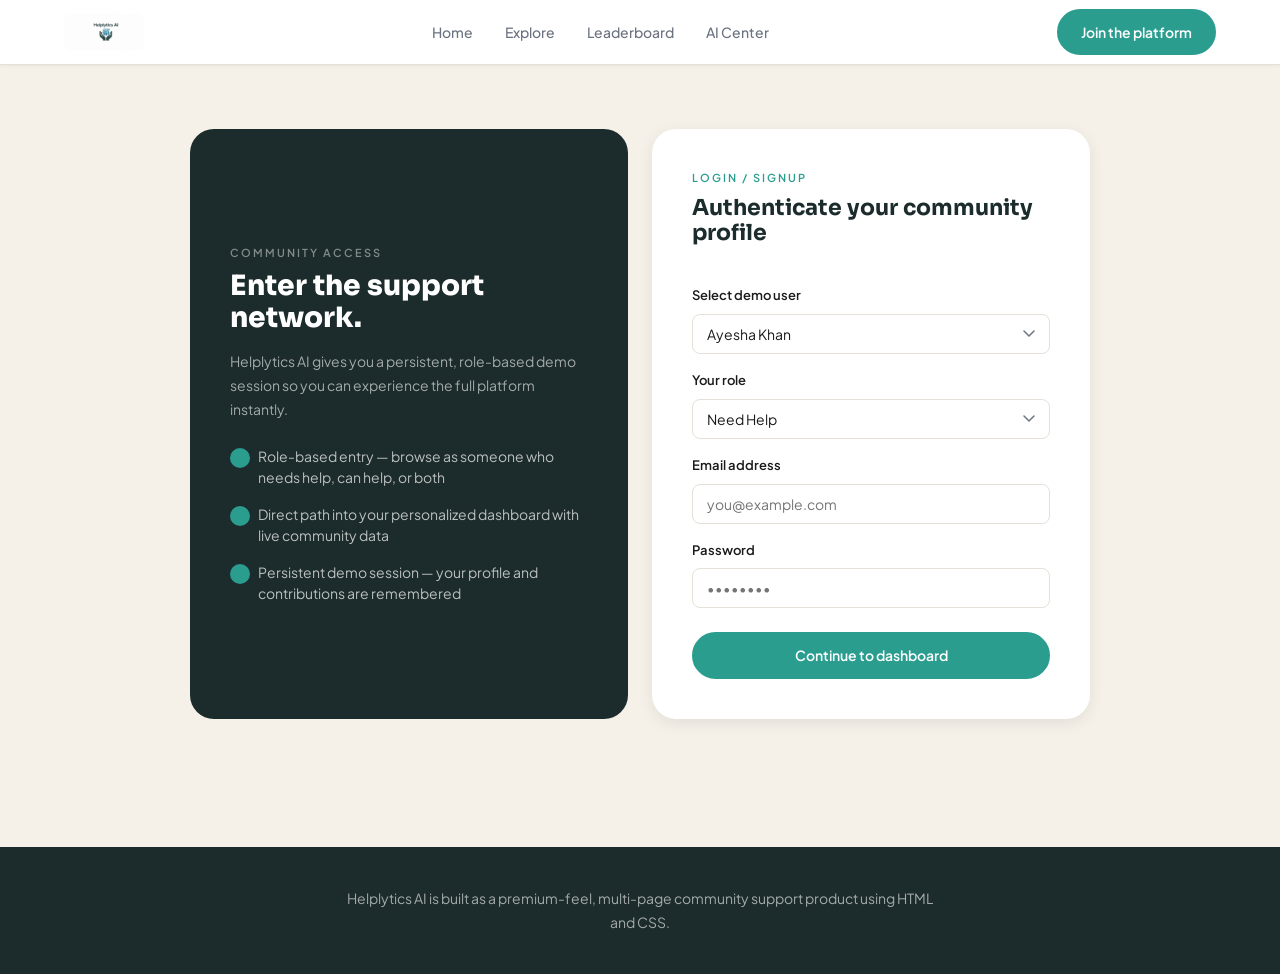
<file: notifications.html>
<!DOCTYPE html>
<html lang="en">
<head>
  <meta charset="UTF-8">
  <meta name="viewport" content="width=device-width, initial-scale=1.0">
  <title>Notifications — Helplytics AI</title>
  <link href="https://fonts.googleapis.com/css2?family=Sora:wght@400;600;700;800&family=Plus+Jakarta+Sans:wght@400;500;600;700&display=swap" rel="stylesheet">
  <link rel="stylesheet" href="css/variables.css">
  <link rel="stylesheet" href="css/global.css">
  <link rel="stylesheet" href="css/components.css">
  <link rel="stylesheet" href="css/pages/notifications.css">
</head>
<body class="notifications-page">

  <!-- HEADER -->
  <header class="site-header">
    <div class="header-inner">
      <a href="index.html" class="logo">
        <img src="assets/images/logo2.png" alt="Helplytics AI Logo" class="logo-img">
      </a>
      <nav class="main-nav">
        <a href="dashboard.html" class="nav-link">Dashboard</a>
        <a href="explore.html" class="nav-link">Explore</a>
        <a href="notifications.html" class="nav-link nav-active">Notifications</a>
      </nav>
      <a href="profile.html" class="btn btn-secondary">Ayesha Khan</a>
    </div>
  </header>

  <main class="notifications-main">
    <div class="container">

      <!-- Hero Banner -->
      <div class="hero-banner">
        <span class="label-tag">NOTIFICATIONS</span>
        <h1 style="font-size: 30px; font-weight: 800; margin-bottom: var(--space-sm);">Stay updated on requests, helpers, and trust signals.</h1>
        <p style="color: rgba(255,255,255,0.65); font-size: 15px;">Real-time activity from your community network.</p>
      </div>

      <!-- Notification Feed -->
      <div class="card notif-card">
        <span class="label-tag">LIVE UPDATES</span>
        <h2 style="font-size: 20px; font-weight: 700; color: var(--color-dark); margin-bottom: var(--space-lg);">Notification feed</h2>

        <div class="notif-row">
          <div>
            <div class="notif-title">Hassan Ali offered to help with your Figma request</div>
            <div class="notif-meta">Helper match · Just now</div>
          </div>
          <span class="badge-unread">Unread</span>
        </div>

        <div class="notif-row">
          <div>
            <div class="notif-title">Your trust score increased to 100%</div>
            <div class="notif-meta">Trust signal · 5 min ago</div>
          </div>
          <span class="badge-unread">Unread</span>
        </div>

        <div class="notif-row">
          <div>
            <div class="notif-title">Sara Noor marked your portfolio request as solved</div>
            <div class="notif-meta">Status · 22 min ago</div>
          </div>
          <span class="badge-unread">Unread</span>
        </div>

        <div class="notif-row">
          <div>
            <div class="notif-title">You earned the "Fast Responder" badge</div>
            <div class="notif-meta">Achievement · 1h ago</div>
          </div>
          <span class="badge-read">Read</span>
        </div>

        <div class="notif-row">
          <div>
            <div class="notif-title">New message from Hassan Ali in Figma Review thread</div>
            <div class="notif-meta">Message · 2h ago</div>
          </div>
          <span class="badge-read">Read</span>
        </div>

        <div class="notif-row">
          <div>
            <div class="notif-title">Your request "React state management" has 2 helpers</div>
            <div class="notif-meta">Helper match · 3h ago</div>
          </div>
          <span class="badge-read">Read</span>
        </div>

        <div class="notif-row">
          <div>
            <div class="notif-title">AI Center detected an urgent request matching your skills</div>
            <div class="notif-meta">AI Alert · 4h ago</div>
          </div>
          <span class="badge-read">Read</span>
        </div>

        <div class="notif-row">
          <div>
            <div class="notif-title">Zara Ahmed is requesting Flutter navigation help — you can help!</div>
            <div class="notif-meta">Suggestion · Yesterday</div>
          </div>
          <span class="badge-read">Read</span>
        </div>

        <div class="notif-row">
          <div>
            <div class="notif-title">Weekly summary: 5 contributions, trust score stable at 100%</div>
            <div class="notif-meta">Weekly report · 2 days ago</div>
          </div>
          <span class="badge-read">Read</span>
        </div>

      </div>
    </div>
  </main>

  <footer class="site-footer">
    <p>Helplytics AI is built as a premium-feel, multi-page community support product using HTML and CSS.</p>
  </footer>

  <script src="js/storage.js"></script>
  <script src="js/ai.js"></script>
  <script src="js/pages/notifications.js"></script>
</body>
</html>
</file>
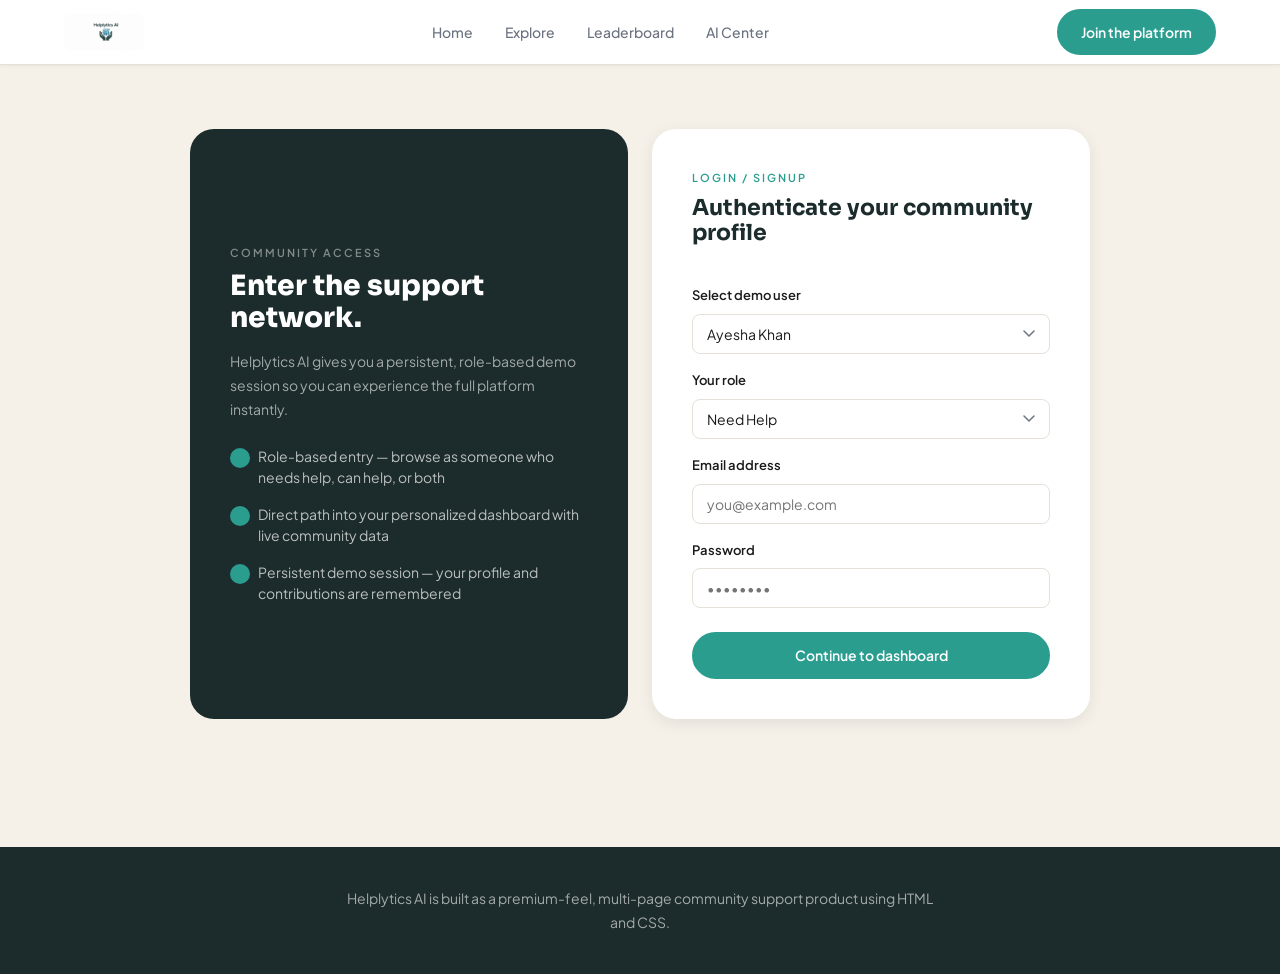
<file: onboarding.html>
<!DOCTYPE html>
<html lang="en">
<head>
  <meta charset="UTF-8">
  <meta name="viewport" content="width=device-width, initial-scale=1.0">
  <title>Onboarding — Helplytics AI</title>
  <link href="https://fonts.googleapis.com/css2?family=Sora:wght@400;600;700;800&family=Plus+Jakarta+Sans:wght@400;500;600;700&display=swap" rel="stylesheet">
  <link rel="stylesheet" href="css/variables.css">
  <link rel="stylesheet" href="css/global.css">
  <link rel="stylesheet" href="css/components.css">
  <link rel="stylesheet" href="css/pages/onboarding.css">
</head>
<body class="onboarding-page">

  <!-- HEADER -->
  <header class="site-header">
    <div class="header-inner">
      <a href="index.html" class="logo">
        <img src="assets/images/logo2.png" alt="Helplytics AI Logo" class="logo-img">
      </a>
      <nav class="main-nav">
        <a href="index.html" class="nav-link">Home</a>
        <a href="explore.html" class="nav-link">Explore</a>
        <a href="leaderboard.html" class="nav-link">Leaderboard</a>
        <a href="ai-center.html" class="nav-link">AI Center</a>
      </nav>
      <a href="auth.html" class="btn btn-primary">Join the platform</a>
    </div>
  </header>

  <main class="onboarding-main">
    <div class="container">
      <div class="onboarding-grid">

        <!-- Left: Dark card with steps -->
        <div class="onboarding-dark-card">
          <span class="label-tag" style="color: rgba(255,255,255,0.45);">SETUP</span>
          <h2>Set up your helper identity.</h2>
          <p>Tell us who you are and what you know. The AI will suggest how you can best contribute to the community.</p>

          <div class="step-indicators">
            <div class="step-item active">
              <div class="step-num">1</div>
              <span class="step-label">Basic Info</span>
            </div>
            <div class="step-item">
              <div class="step-num">2</div>
              <span class="step-label">Skills</span>
            </div>
            <div class="step-item">
              <div class="step-num">3</div>
              <span class="step-label">Interests</span>
            </div>
          </div>
        </div>

        <!-- Right: Form -->
        <div class="onboarding-form-card">
          <span class="label-tag">YOUR PROFILE</span>
          <h2 style="font-size: 22px; font-weight: 700; color: var(--color-dark); margin-bottom: var(--space-lg);">Build your community identity</h2>

          <div class="form-group">
            <label class="form-label">Full name</label>
            <input type="text" class="form-input" placeholder="Ayesha Khan" value="Ayesha Khan">
          </div>

          <div class="form-group">
            <label class="form-label">Location</label>
            <input type="text" class="form-input" placeholder="City, Country" value="Karachi, Pakistan">
          </div>

          <div class="form-group">
            <label class="form-label">Your skills</label>
            <input type="text" class="form-input" placeholder="Figma, UI/UX, HTML/CSS" value="Figma, UI/UX, HTML/CSS">
          </div>

          <div class="form-group">
            <label class="form-label">Your interests</label>
            <input type="text" class="form-input" placeholder="Hackathons, Community Building" value="Hackathons, Community Building">
          </div>

          <!-- AI Suggestion Panel -->
          <div class="card-outlined" style="margin-top: var(--space-md); margin-bottom: var(--space-lg);">
            <span class="label-tag">AI SUGGESTION</span>
            <p style="font-size: 13px; color: var(--color-muted); margin-bottom: var(--space-sm);">Skills you can offer help with:</p>
            <div class="ai-tags mb-md">
              <span class="tag-pill">Figma</span>
              <span class="tag-pill">UI/UX Design</span>
              <span class="tag-pill">Prototyping</span>
              <span class="tag-pill">HTML/CSS</span>
              <span class="tag-pill">Career Guidance</span>
            </div>
            <p style="font-size: 13px; color: var(--color-muted); margin-bottom: var(--space-sm);">Areas you might need help in:</p>
            <div class="ai-tags">
              <span class="tag-pill">React</span>
              <span class="tag-pill">Backend Dev</span>
              <span class="tag-pill">Data Science</span>
            </div>
          </div>

          <a href="dashboard.html" class="btn btn-primary btn-full">Complete setup</a>
        </div>

      </div>
    </div>
  </main>

  <footer class="site-footer">
    <p>Helplytics AI is built as a premium-feel, multi-page community support product using HTML and CSS.</p>
  </footer>

  <script src="js/storage.js"></script>
  <script src="js/ai.js"></script>
  <script src="js/pages/onboarding.js"></script>
</body>
</html>
</file>
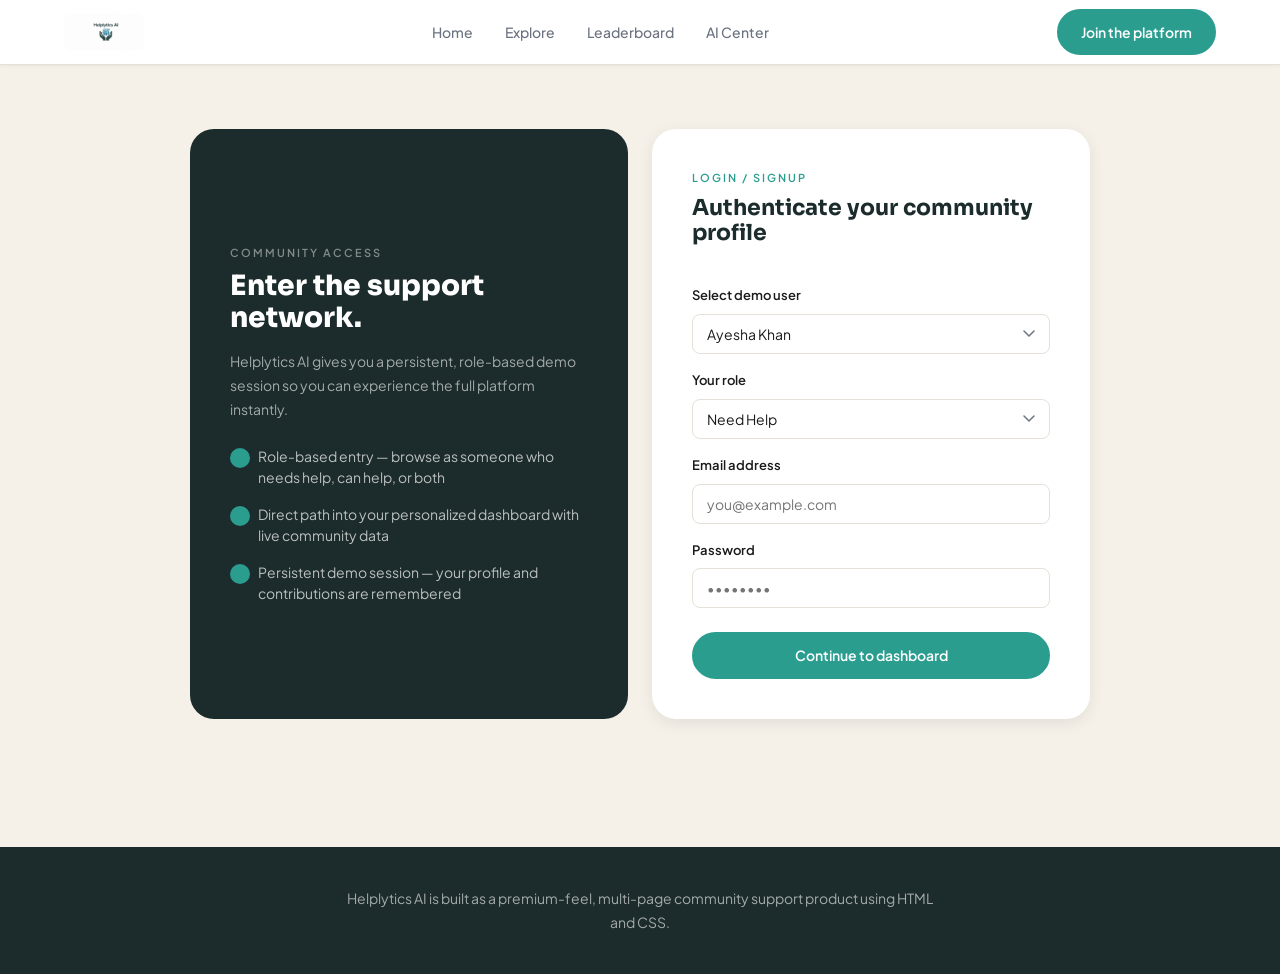
<file: profile.html>
<!DOCTYPE html>
<html lang="en">
<head>
  <meta charset="UTF-8">
  <meta name="viewport" content="width=device-width, initial-scale=1.0">
  <title>Profile — Helplytics AI</title>
  <link href="https://fonts.googleapis.com/css2?family=Sora:wght@400;600;700;800&family=Plus+Jakarta+Sans:wght@400;500;600;700&display=swap" rel="stylesheet">
  <link rel="stylesheet" href="css/variables.css">
  <link rel="stylesheet" href="css/global.css">
  <link rel="stylesheet" href="css/components.css">
  <link rel="stylesheet" href="css/pages/profile.css">
</head>
<body class="profile-page">

  <!-- HEADER -->
  <header class="site-header">
    <div class="header-inner">
      <a href="index.html" class="logo">
        <img src="assets/images/logo2.png" alt="Helplytics AI Logo" class="logo-img">
      </a>
      <nav class="main-nav">
        <a href="dashboard.html" class="nav-link">Dashboard</a>
        <a href="onboarding.html" class="nav-link">Onboarding</a>
        <a href="profile.html" class="nav-link nav-active">Profile</a>
      </nav>
      <a href="auth.html" class="btn btn-secondary">Sign out</a>
    </div>
  </header>

  <main class="profile-main">
    <div class="container">

      <!-- Hero Banner -->
      <div class="hero-banner">
        <div class="flex align-center gap-lg mb-md">
          <div class="avatar avatar-teal" style="width: 64px; height: 64px; font-size: 22px;">AK</div>
          <div>
            <h1 style="font-size: 32px; font-weight: 800; margin-bottom: 4px;">Ayesha Khan</h1>
            <p style="color: rgba(255,255,255,0.65); font-size: 15px;">Can Help · Karachi, Pakistan</p>
          </div>
        </div>
      </div>

      <div class="profile-grid">

        <!-- Left: Public Profile -->
        <div class="card">
          <span class="label-tag">PUBLIC PROFILE</span>
          <h2 style="font-size: 18px; font-weight: 700; color: var(--color-dark); margin-bottom: var(--space-lg);">Skills and reputation</h2>

          <div class="profile-stat-row">
            <span class="profile-stat-label">Trust Score</span>
            <span class="profile-stat-val">100%</span>
          </div>
          <div class="profile-stat-row">
            <span class="profile-stat-label">Contributions</span>
            <span class="profile-stat-val">35</span>
          </div>
          <div class="profile-stat-row">
            <span class="profile-stat-label">Requests Posted</span>
            <span class="profile-stat-val">3</span>
          </div>
          <div class="profile-stat-row">
            <span class="profile-stat-label">Requests Solved</span>
            <span class="profile-stat-val">2</span>
          </div>

          <div class="skills-section">
            <div class="skills-section-label">Skills</div>
            <div class="tag-pills">
              <span class="tag-pill">Figma</span>
              <span class="tag-pill">UI/UX Design</span>
              <span class="tag-pill">HTML/CSS</span>
              <span class="tag-pill">Career Guidance</span>
              <span class="tag-pill">Prototyping</span>
            </div>
          </div>

          <div class="skills-section" style="margin-top: var(--space-md);">
            <div class="skills-section-label">Badges</div>
            <div class="badge-row flex-wrap">
              <span class="badge badge-solved">Design Ally</span>
              <span class="badge badge-solved">Fast Responder</span>
              <span class="badge badge-solved">Top Mentor</span>
            </div>
          </div>
        </div>

        <!-- Right: Edit Profile -->
        <div class="card">
          <span class="label-tag">EDIT PROFILE</span>
          <h2 style="font-size: 18px; font-weight: 700; color: var(--color-dark); margin-bottom: var(--space-lg);">Update your identity</h2>

          <div class="form-row form-group">
            <div>
              <label class="form-label">Full name</label>
              <input type="text" class="form-input" value="Ayesha Khan">
            </div>
            <div>
              <label class="form-label">Location</label>
              <input type="text" class="form-input" value="Karachi, Pakistan">
            </div>
          </div>

          <div class="form-group">
            <label class="form-label">Skills</label>
            <input type="text" class="form-input" value="Figma, UI/UX Design, HTML/CSS, Career Guidance">
          </div>

          <div class="form-group">
            <label class="form-label">Interests</label>
            <input type="text" class="form-input" value="Hackathons, Community Building, Design Systems">
          </div>

          <div class="form-group">
            <label class="form-label">Role</label>
            <select class="form-select">
              <option selected>Can Help</option>
              <option>Need Help</option>
              <option>Both</option>
            </select>
          </div>

          <a href="#" class="btn btn-primary btn-full" style="margin-top: var(--space-md);">Save profile</a>
        </div>

      </div>
    </div>
  </main>

  <footer class="site-footer">
    <p>Helplytics AI is built as a premium-feel, multi-page community support product using HTML and CSS.</p>
  </footer>

  <script src="js/storage.js"></script>
  <script src="js/ai.js"></script>
  <script src="js/pages/profile.js"></script>
</body>
</html>
</file>
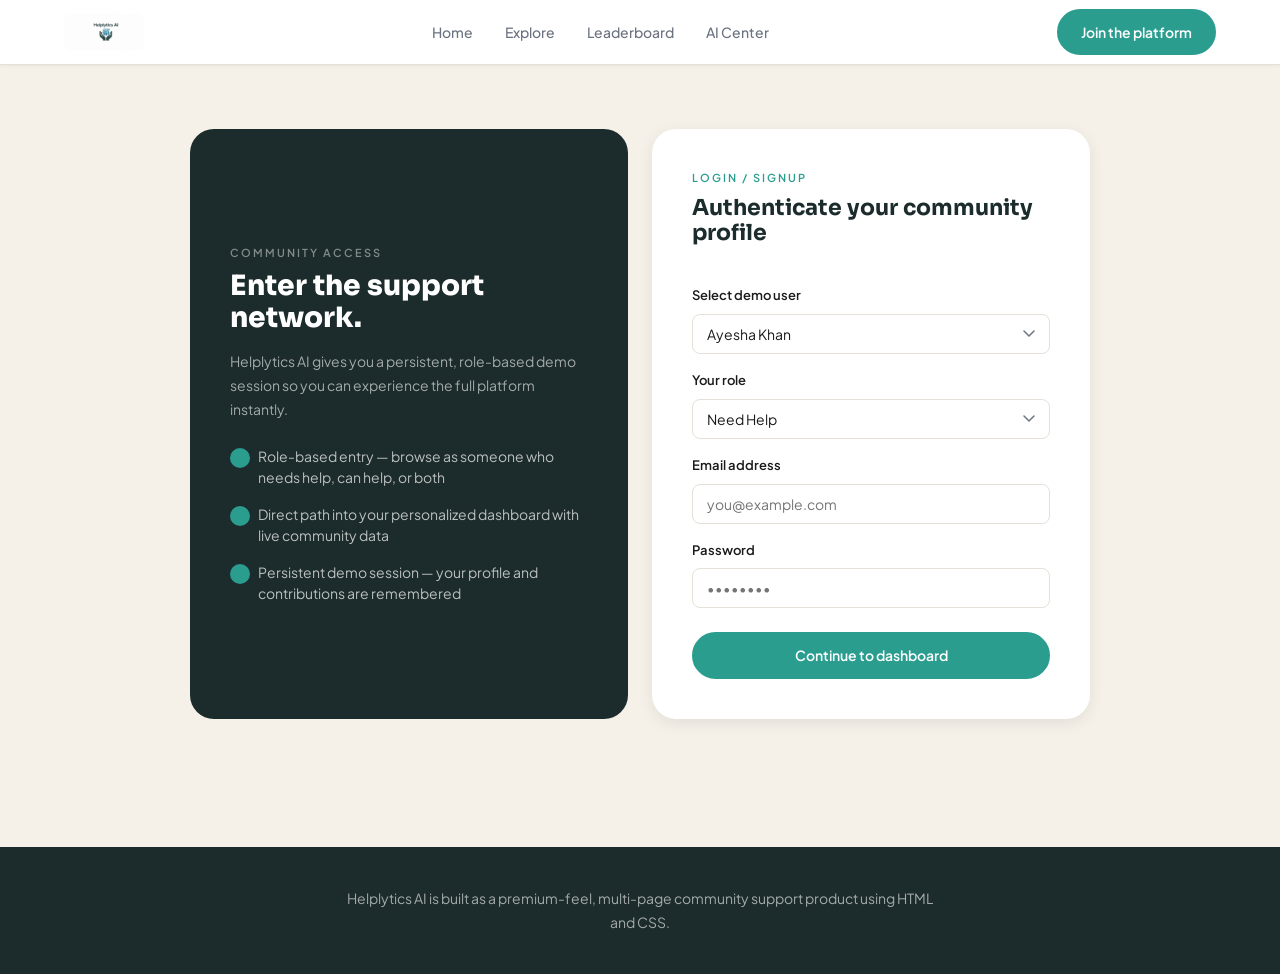
<file: request-detail.html>
<!DOCTYPE html>
<html lang="en">
<head>
  <meta charset="UTF-8">
  <meta name="viewport" content="width=device-width, initial-scale=1.0">
  <title>Request Detail — Helplytics AI</title>
  <link href="https://fonts.googleapis.com/css2?family=Sora:wght@400;600;700;800&family=Plus+Jakarta+Sans:wght@400;500;600;700&display=swap" rel="stylesheet">
  <link rel="stylesheet" href="css/variables.css">
  <link rel="stylesheet" href="css/global.css">
  <link rel="stylesheet" href="css/components.css">
  <link rel="stylesheet" href="css/pages/request-detail.css">
</head>
<body class="request-detail-page">

  <!-- HEADER -->
  <header class="site-header">
    <div class="header-inner">
      <a href="index.html" class="logo">
        <img src="assets/images/logo2.png" alt="Helplytics AI Logo" class="logo-img">
      </a>
      <nav class="main-nav">
        <a href="dashboard.html" class="nav-link">Dashboard</a>
        <a href="explore.html" class="nav-link">Explore</a>
        <a href="messages.html" class="nav-link">Messages</a>
      </nav>
      <a href="profile.html" class="btn btn-secondary">Ayesha Khan</a>
    </div>
  </header>

  <main class="request-detail-main">
    <div class="container">

      <!-- Hero Banner -->
      <div class="hero-banner">
        <div class="badge-row mb-md">
          <span class="badge badge-category">UI/UX</span>
          <span class="badge badge-high">Urgent</span>
          <span class="badge badge-open">Open</span>
        </div>
        <h1 style="font-size: 28px; font-weight: 800; margin-bottom: var(--space-sm);">Need feedback on my Figma prototype before submission</h1>
        <p style="color: rgba(255,255,255,0.65); font-size: 15px;">Posted by Ayesha Khan · Karachi · 3 helpers ready</p>
      </div>

      <div class="request-detail-grid">

        <!-- Left: Main content -->
        <div style="display: flex; flex-direction: column; gap: var(--space-md);">

          <!-- AI Summary -->
          <div class="card">
            <div class="ai-header">
              <div class="ai-avatar" style="width:36px;height:36px;background:linear-gradient(135deg,var(--color-accent),#1a7a6e);border-radius:var(--radius-sm);display:flex;align-items:center;justify-content:center;color:#fff;font-weight:800;font-size:13px;">AI</div>
              <span class="label-tag" style="margin-bottom:0;">AI SUMMARY</span>
            </div>
            <p style="font-size: 14px; color: var(--color-muted); line-height: 1.7; margin-bottom: var(--space-md);">
              The requester is seeking time-sensitive design feedback on a Figma prototype for a hackathon submission. They need a critique focused on user flow clarity and visual hierarchy — a task suited to experienced UI/UX mentors with prototyping expertise.
            </p>
            <div class="tag-pills">
              <span class="tag-pill">Figma</span>
              <span class="tag-pill">UI Review</span>
              <span class="tag-pill">Prototyping</span>
              <span class="tag-pill">Hackathon</span>
              <span class="tag-pill">User Flow</span>
            </div>
          </div>

          <!-- Full description -->
          <div class="card">
            <h2 style="font-size: 18px; font-weight: 700; color: var(--color-dark); margin-bottom: var(--space-md);">Full Request</h2>
            <p style="font-size: 14px; color: var(--color-text); line-height: 1.8;">
              I'm working on a mobile app design for a hackathon and the submission deadline is tomorrow. I've built out the core screens in Figma but I'm not confident about the user flow — particularly the onboarding section and the main dashboard layout.
            </p>
            <p style="font-size: 14px; color: var(--color-text); line-height: 1.8; margin-top: var(--space-md);">
              I'd love feedback on: (1) whether the onboarding flow feels intuitive, (2) if the visual hierarchy on the dashboard is clear enough, and (3) any quick wins I can implement before submission. I'm using a teal and dark theme similar to a modern SaaS product.
            </p>
          </div>

          <!-- Actions card (mobile-second) -->
          <div class="card">
            <span class="label-tag">ACTIONS</span>
            <div class="action-btns">
              <a href="messages.html" class="btn btn-primary">I can help</a>
              <a href="explore.html" class="btn btn-secondary">Mark as solved</a>
            </div>
          </div>

        </div>

        <!-- Right: Requester + Helpers -->
        <div class="right-col">

          <!-- Requester -->
          <div class="card">
            <span class="label-tag">REQUESTER</span>
            <div class="requester-block">
              <div class="avatar avatar-teal">AK</div>
              <div>
                <div class="requester-name">Ayesha Khan</div>
                <div class="requester-meta">Karachi · Trust Score 100%</div>
              </div>
            </div>
          </div>

          <!-- Helpers -->
          <div class="card">
            <span class="label-tag">HELPERS</span>
            <h2 style="font-size: 16px; font-weight: 700; color: var(--color-dark); margin-bottom: var(--space-md);">People ready to support</h2>

            <div class="helper-row">
              <div class="avatar avatar-dark">HA</div>
              <div class="helper-info">
                <div class="helper-name">Hassan Ali</div>
                <div class="helper-skills">React, Figma, UI/UX</div>
              </div>
              <span class="badge badge-solved">88%</span>
            </div>

            <div class="helper-row">
              <div class="avatar avatar-amber">SN</div>
              <div class="helper-info">
                <div class="helper-name">Sara Noor</div>
                <div class="helper-skills">Design Systems, Career</div>
              </div>
              <span class="badge badge-solved">74%</span>
            </div>

          </div>
        </div>

      </div>
    </div>
  </main>

  <footer class="site-footer">
    <p>Helplytics AI is built as a premium-feel, multi-page community support product using HTML and CSS.</p>
  </footer>

  <script src="js/storage.js"></script>
  <script src="js/ai.js"></script>
  <script src="js/pages/request-detail.js"></script>
</body>
</html>
</file>
<file: css/variables.css>
:root {
  /* Colors */
  --color-bg:           #F5F0E8;
  --color-dark:         #1C2B2B;
  --color-accent:       #2A9D8F;
  --color-accent-hover: #21867A;
  --color-white:        #FFFFFF;
  --color-text:         #1A1A1A;
  --color-muted:        #6B7280;
  --color-border:       #E5E0D8;
  --color-high:         #EF4444;
  --color-medium:       #F59E0B;
  --color-solved:       #10B981;
  --color-open:         #9CA3AF;

  /* Typography */
  --font-heading: 'Sora', sans-serif;
  --font-body:    'Plus Jakarta Sans', sans-serif;

  /* Spacing */
  --space-xs:  4px;
  --space-sm:  8px;
  --space-md:  16px;
  --space-lg:  24px;
  --space-xl:  40px;
  --space-2xl: 64px;

  /* Radius */
  --radius-sm:   8px;
  --radius-md:   12px;
  --radius-lg:   16px;
  --radius-xl:   24px;
  --radius-pill: 999px;

  /* Shadows */
  --shadow-sm: 0 1px 3px rgba(0,0,0,0.06);
  --shadow-md: 0 4px 16px rgba(0,0,0,0.08);
  --shadow-lg: 0 8px 32px rgba(0,0,0,0.12);
}
</file>
<file: css/global.css>
*, *::before, *::after {
  box-sizing: border-box;
  margin: 0;
  padding: 0;
}

html {
  scroll-behavior: smooth;
}

body {
  font-family: var(--font-body);
  background-color: var(--color-bg);
  color: var(--color-text);
  line-height: 1.6;
  min-height: 100vh;
}

h1, h2, h3, h4, h5, h6 {
  font-family: var(--font-heading);
  line-height: 1.15;
  font-weight: 700;
}

a {
  color: inherit;
  text-decoration: none;
}

img {
  max-width: 100%;
  display: block;
}

ul {
  list-style: none;
}

/* Layout */
.container {
  max-width: 1200px;
  margin: 0 auto;
  padding: 0 var(--space-lg);
}

.section {
  padding: var(--space-2xl) 0;
}

/* Flex utilities */
.flex          { display: flex; }
.flex-center   { display: flex; align-items: center; justify-content: center; }
.flex-between  { display: flex; justify-content: space-between; align-items: center; }
.flex-col      { display: flex; flex-direction: column; }
.align-center  { align-items: center; }
.flex-wrap     { flex-wrap: wrap; }

/* Grid utilities */
.grid-2 { display: grid; grid-template-columns: 1fr 1fr; gap: var(--space-lg); }
.grid-3 { display: grid; grid-template-columns: repeat(3, 1fr); gap: var(--space-lg); }
.grid-4 { display: grid; grid-template-columns: repeat(4, 1fr); gap: var(--space-lg); }

/* Gap utilities */
.gap-xs { gap: var(--space-xs); }
.gap-sm { gap: var(--space-sm); }
.gap-md { gap: var(--space-md); }
.gap-lg { gap: var(--space-lg); }
.gap-xl { gap: var(--space-xl); }

/* Text utilities */
.text-muted   { color: var(--color-muted); }
.text-accent  { color: var(--color-accent); }
.text-white   { color: var(--color-white); }
.text-dark    { color: var(--color-dark); }
.text-center  { text-align: center; }
.text-sm      { font-size: 14px; }
.text-xs      { font-size: 12px; }
.text-lg      { font-size: 18px; }

.label-tag {
  display: block;
  font-size: 11px;
  font-weight: 600;
  letter-spacing: 2px;
  text-transform: uppercase;
  color: var(--color-accent);
  margin-bottom: var(--space-sm);
}

.section-header {
  display: flex;
  justify-content: space-between;
  align-items: center;
  margin-bottom: var(--space-lg);
}

/* Spacing helpers */
.mb-sm { margin-bottom: var(--space-sm); }
.mb-md { margin-bottom: var(--space-md); }
.mb-lg { margin-bottom: var(--space-lg); }
.mb-xl { margin-bottom: var(--space-xl); }
.mt-sm { margin-top: var(--space-sm); }
.mt-md { margin-top: var(--space-md); }
.mt-lg { margin-top: var(--space-lg); }
.mt-xl { margin-top: var(--space-xl); }

.w-full { width: 100%; }

/* Avatar */
.avatar {
  width: 40px;
  height: 40px;
  border-radius: 50%;
  background-color: var(--color-accent);
  color: var(--color-white);
  font-family: var(--font-heading);
  font-weight: 700;
  font-size: 14px;
  display: flex;
  align-items: center;
  justify-content: center;
  flex-shrink: 0;
}

.avatar-lg {
  width: 56px;
  height: 56px;
  font-size: 18px;
}

.avatar-sm {
  width: 32px;
  height: 32px;
  font-size: 12px;
}

/* Avatar color variants */
.avatar-teal  { background-color: var(--color-accent); }
.avatar-dark  { background-color: var(--color-dark); }
.avatar-amber { background-color: var(--color-medium); }
.avatar-red   { background-color: var(--color-high); }
.avatar-green { background-color: var(--color-solved); }

/* Progress bar */
.progress-bar-track {
  width: 100%;
  height: 8px;
  background-color: var(--color-border);
  border-radius: var(--radius-pill);
  overflow: hidden;
}

.progress-bar-fill {
  height: 100%;
  background-color: var(--color-accent);
  border-radius: var(--radius-pill);
}

/* Divider */
.divider {
  border: none;
  border-top: 1px solid var(--color-border);
  margin: var(--space-md) 0;
}

/* Page gradient background */
.page-gradient {
  background: linear-gradient(135deg, #E8F5F0 0%, #F5F0E8 50%, #FFF5E0 100%);
  min-height: 100vh;
}
</file>
<file: css/components.css>
/* ===========================
   SITE HEADER
   =========================== */
.site-header {
  position: sticky;
  top: 0;
  background-color: var(--color-white);
  border-bottom: 1px solid var(--color-border);
  z-index: 100;
  box-shadow: var(--shadow-sm);
}

.header-inner {
  max-width: 1200px;
  margin: 0 auto;
  padding: 0 var(--space-lg);
  display: flex;
  align-items: center;
  justify-content: space-between;
  height: 64px;
  gap: var(--space-lg);
}

.logo {
  display: flex;
  align-items: center;
  gap: var(--space-sm);
  font-family: var(--font-heading);
  font-weight: 700;
  font-size: 18px;
  color: var(--color-dark);
  text-decoration: none;
  flex-shrink: 0;
}

.logo-img {
  height: 38px;
  width: auto;
  border-radius: var(--radius-sm);
  object-fit: contain;
}

.logo-text {
  font-family: var(--font-heading);
  font-weight: 800;
  font-size: 18px;
  color: var(--color-dark);
}

.main-nav {
  display: flex;
  align-items: center;
  gap: var(--space-xs);
}

.nav-link {
  color: var(--color-muted);
  text-decoration: none;
  padding: 7px 14px;
  border-radius: var(--radius-pill);
  font-size: 14px;
  font-weight: 500;
  transition: color 0.2s, background 0.2s;
}

.nav-link:hover {
  color: var(--color-accent);
  background-color: rgba(42,157,143,0.08);
}

.nav-active {
  background-color: var(--color-accent);
  color: var(--color-white) !important;
}

.nav-active:hover {
  background-color: var(--color-accent-hover);
  color: var(--color-white);
}

/* ===========================
   SITE FOOTER
   =========================== */
.site-footer {
  background-color: var(--color-dark);
  color: rgba(255,255,255,0.6);
  text-align: center;
  padding: var(--space-xl) var(--space-lg);
  font-size: 14px;
  margin-top: var(--space-2xl);
}

.site-footer p {
  max-width: 600px;
  margin: 0 auto;
  line-height: 1.7;
}

/* ===========================
   BUTTONS
   =========================== */
.btn {
  display: inline-flex;
  align-items: center;
  justify-content: center;
  gap: var(--space-sm);
  padding: 10px 22px;
  border-radius: var(--radius-pill);
  font-family: var(--font-body);
  font-size: 14px;
  font-weight: 600;
  cursor: pointer;
  border: 2px solid transparent;
  text-decoration: none;
  transition: background 0.2s, color 0.2s, border-color 0.2s, box-shadow 0.2s;
  white-space: nowrap;
}

.btn-primary {
  background-color: var(--color-accent);
  color: var(--color-white);
  border-color: var(--color-accent);
}

.btn-primary:hover {
  background-color: var(--color-accent-hover);
  border-color: var(--color-accent-hover);
}

.btn-secondary {
  background-color: var(--color-white);
  color: var(--color-dark);
  border-color: var(--color-dark);
}

.btn-secondary:hover {
  border-color: var(--color-accent);
  color: var(--color-accent);
}

.btn-outline {
  background-color: transparent;
  color: var(--color-accent);
  border-color: var(--color-accent);
}

.btn-outline:hover {
  background-color: var(--color-accent);
  color: var(--color-white);
}

.btn-lg {
  padding: 14px 32px;
  font-size: 16px;
}

.btn-sm {
  padding: 6px 16px;
  font-size: 13px;
}

.btn-full {
  width: 100%;
}

/* ===========================
   CARDS
   =========================== */
.card {
  background-color: var(--color-white);
  border-radius: var(--radius-lg);
  box-shadow: var(--shadow-md);
  padding: var(--space-lg);
}

.card-dark {
  background-color: var(--color-dark);
  color: var(--color-white);
  border-radius: var(--radius-lg);
  box-shadow: var(--shadow-md);
  padding: var(--space-lg);
}

.card-dark .text-muted {
  color: rgba(255,255,255,0.6);
}

.card-outlined {
  background-color: var(--color-white);
  border: 1px solid var(--color-border);
  border-radius: var(--radius-lg);
  padding: var(--space-lg);
}

/* ===========================
   BADGES
   =========================== */
.badge {
  display: inline-block;
  padding: 4px 10px;
  border-radius: var(--radius-pill);
  font-size: 11px;
  font-weight: 600;
  letter-spacing: 0.3px;
  white-space: nowrap;
}

.badge-high    { background-color: var(--color-high);   color: #fff; }
.badge-medium  { background-color: var(--color-medium); color: #fff; }
.badge-low     { background-color: var(--color-solved); color: #fff; }
.badge-solved  { background-color: var(--color-solved); color: #fff; }
.badge-open    { background-color: var(--color-open);   color: #fff; }
.badge-category {
  background-color: transparent;
  border: 1.5px solid var(--color-accent);
  color: var(--color-accent);
}

/* ===========================
   FORMS
   =========================== */
.form-group {
  display: flex;
  flex-direction: column;
  gap: var(--space-sm);
  margin-bottom: var(--space-md);
}

.form-label {
  font-size: 13px;
  font-weight: 600;
  color: var(--color-text);
}

.form-input,
.form-select,
.form-textarea {
  width: 100%;
  border: 1.5px solid var(--color-border);
  border-radius: var(--radius-sm);
  padding: 10px 14px;
  font-family: var(--font-body);
  font-size: 14px;
  color: var(--color-text);
  background-color: var(--color-white);
  outline: none;
  transition: border-color 0.2s, box-shadow 0.2s;
}

.form-input:focus,
.form-select:focus,
.form-textarea:focus {
  border-color: var(--color-accent);
  box-shadow: 0 0 0 3px rgba(42,157,143,0.12);
}

.form-select {
  appearance: none;
  background-image: url("data:image/svg+xml,%3Csvg xmlns='http://www.w3.org/2000/svg' width='12' height='8' viewBox='0 0 12 8'%3E%3Cpath d='M1 1l5 5 5-5' stroke='%236B7280' stroke-width='1.5' fill='none' stroke-linecap='round'/%3E%3C/svg%3E");
  background-repeat: no-repeat;
  background-position: right 14px center;
  padding-right: 36px;
  cursor: pointer;
}

.form-textarea {
  min-height: 120px;
  resize: vertical;
}

/* ===========================
   HERO BANNER
   =========================== */
.hero-banner {
  background-color: var(--color-dark);
  color: var(--color-white);
  padding: var(--space-xl);
  border-radius: var(--radius-xl);
  margin-bottom: var(--space-xl);
}

.hero-banner .label-tag {
  color: rgba(255,255,255,0.5);
}

.hero-banner h1,
.hero-banner h2 {
  color: var(--color-white);
}

/* ===========================
   STAT CARDS
   =========================== */
.stat-card {
  background-color: var(--color-white);
  border-radius: var(--radius-lg);
  box-shadow: var(--shadow-md);
  padding: var(--space-lg);
  display: flex;
  flex-direction: column;
  gap: var(--space-xs);
}

.stat-card .stat-label {
  font-size: 12px;
  font-weight: 600;
  text-transform: uppercase;
  letter-spacing: 1px;
  color: var(--color-muted);
}

.stat-card .stat-value {
  font-family: var(--font-heading);
  font-size: 32px;
  font-weight: 800;
  color: var(--color-dark);
  line-height: 1;
}

.stat-card .stat-desc {
  font-size: 13px;
  color: var(--color-muted);
}

/* ===========================
   REQUEST CARDS
   =========================== */
.request-card {
  background-color: var(--color-white);
  border-radius: var(--radius-lg);
  box-shadow: var(--shadow-md);
  padding: var(--space-lg);
  display: flex;
  flex-direction: column;
  gap: var(--space-sm);
  transition: box-shadow 0.2s, transform 0.2s;
}

.request-card:hover {
  box-shadow: var(--shadow-lg);
  transform: translateY(-2px);
}

.request-card-title {
  font-family: var(--font-heading);
  font-size: 16px;
  font-weight: 700;
  color: var(--color-dark);
  line-height: 1.3;
}

.request-card-desc {
  font-size: 14px;
  color: var(--color-muted);
  line-height: 1.6;
}

.request-card-meta {
  display: flex;
  align-items: center;
  gap: var(--space-md);
  font-size: 13px;
  color: var(--color-muted);
  flex-wrap: wrap;
}

.badge-row {
  display: flex;
  align-items: center;
  gap: var(--space-sm);
  flex-wrap: wrap;
}

.tag-pills {
  display: flex;
  flex-wrap: wrap;
  gap: var(--space-xs);
}

.tag-pill {
  display: inline-block;
  background-color: rgba(42,157,143,0.1);
  color: var(--color-accent);
  border-radius: var(--radius-pill);
  padding: 3px 10px;
  font-size: 12px;
  font-weight: 500;
}

/* ===========================
   NOTIFICATION ROWS
   =========================== */
.notif-row {
  display: flex;
  align-items: flex-start;
  justify-content: space-between;
  gap: var(--space-md);
  padding: var(--space-md) 0;
  border-bottom: 1px solid var(--color-border);
}

.notif-row:last-child {
  border-bottom: none;
}

.notif-title {
  font-weight: 600;
  font-size: 14px;
  color: var(--color-text);
  margin-bottom: 4px;
}

.notif-meta {
  font-size: 12px;
  color: var(--color-muted);
}

/* ===========================
   LEADERBOARD ROW
   =========================== */
.leader-row {
  display: flex;
  align-items: center;
  gap: var(--space-md);
  padding: var(--space-md) 0;
  border-bottom: 1px solid var(--color-border);
}

.leader-row:last-child {
  border-bottom: none;
}

.leader-rank {
  font-family: var(--font-heading);
  font-size: 20px;
  font-weight: 800;
  color: var(--color-accent);
  width: 32px;
  text-align: center;
  flex-shrink: 0;
}

.leader-info {
  flex: 1;
}

.leader-name {
  font-weight: 700;
  font-size: 15px;
  color: var(--color-dark);
}

.leader-skills {
  font-size: 12px;
  color: var(--color-muted);
  margin-top: 2px;
}

.leader-score {
  text-align: right;
  flex-shrink: 0;
}

.leader-score-val {
  font-family: var(--font-heading);
  font-weight: 800;
  font-size: 18px;
  color: var(--color-accent);
}

.leader-score-sub {
  font-size: 11px;
  color: var(--color-muted);
}

/* ===========================
   MESSAGE BUBBLES
   =========================== */
.msg-bubble {
  max-width: 70%;
  padding: 10px 16px;
  border-radius: var(--radius-lg);
  font-size: 14px;
  line-height: 1.5;
}

.msg-bubble-sent {
  background-color: var(--color-accent);
  color: #fff;
  border-bottom-right-radius: 4px;
  margin-left: auto;
}

.msg-bubble-received {
  background-color: var(--color-white);
  color: var(--color-text);
  border: 1px solid var(--color-border);
  border-bottom-left-radius: 4px;
}

.msg-time {
  font-size: 11px;
  color: var(--color-muted);
  margin-top: 4px;
}

/* ===========================
   AI SUGGESTION BLOCK
   =========================== */
.ai-suggestion-row {
  display: flex;
  justify-content: space-between;
  align-items: flex-start;
  padding: var(--space-sm) 0;
  border-bottom: 1px solid var(--color-border);
  gap: var(--space-md);
}

.ai-suggestion-row:last-child {
  border-bottom: none;
}

.ai-label {
  font-size: 12px;
  font-weight: 600;
  color: var(--color-muted);
  text-transform: uppercase;
  letter-spacing: 1px;
  flex-shrink: 0;
}

.ai-value {
  font-size: 14px;
  font-weight: 600;
  color: var(--color-dark);
  text-align: right;
}
</file>
<file: css/pages/landing.css>
body {
  background: linear-gradient(135deg, #E8F5F0 0%, #F5F0E8 50%, #FFF5E0 100%);
  min-height: 100vh;
}

/* Hero */
.hero-section {
  padding: var(--space-2xl) 0;
}

.hero-label {
  display: inline-block;
  font-size: 11px;
  font-weight: 700;
  letter-spacing: 2.5px;
  text-transform: uppercase;
  color: var(--color-accent);
  background: rgba(42,157,143,0.1);
  border-radius: var(--radius-pill);
  padding: 4px 14px;
  margin-bottom: var(--space-md);
}

.hero-heading {
  font-size: clamp(36px, 5vw, 58px);
  font-weight: 800;
  color: var(--color-dark);
  line-height: 1.1;
  margin-bottom: var(--space-md);
}

.hero-sub {
  font-size: 16px;
  color: var(--color-muted);
  max-width: 440px;
  margin-bottom: var(--space-lg);
  line-height: 1.7;
}

.hero-cta {
  display: flex;
  gap: var(--space-sm);
  flex-wrap: wrap;
  margin-bottom: var(--space-xl);
}

.hero-stats {
  display: flex;
  gap: var(--space-lg);
  flex-wrap: wrap;
}

.hero-stat {
  display: flex;
  flex-direction: column;
  gap: 2px;
}

.hero-stat-num {
  font-family: var(--font-heading);
  font-size: 24px;
  font-weight: 800;
  color: var(--color-dark);
}

.hero-stat-label {
  font-size: 12px;
  color: var(--color-muted);
}

/* Dark hero card */
.hero-right-card {
  background-color: var(--color-dark);
  border-radius: var(--radius-xl);
  padding: var(--space-xl);
  color: var(--color-white);
  height: 100%;
}

.hero-right-card .label-tag {
  color: rgba(255,255,255,0.45);
}

.hero-right-card h2 {
  font-size: 24px;
  font-weight: 800;
  margin-bottom: var(--space-sm);
  color: #fff;
}

.hero-right-card p {
  font-size: 14px;
  color: rgba(255,255,255,0.6);
  margin-bottom: var(--space-lg);
  line-height: 1.7;
}

.feature-mini-card {
  background: rgba(255,255,255,0.07);
  border: 1px solid rgba(255,255,255,0.12);
  border-radius: var(--radius-md);
  padding: var(--space-md);
  margin-bottom: var(--space-sm);
}

.feature-mini-card:last-child { margin-bottom: 0; }

.feature-mini-title {
  font-weight: 700;
  font-size: 14px;
  color: var(--color-white);
  margin-bottom: 2px;
}

.feature-mini-desc {
  font-size: 13px;
  color: rgba(255,255,255,0.55);
}

/* Core flow */
.flow-card {
  background-color: var(--color-white);
  border-radius: var(--radius-lg);
  padding: var(--space-lg);
  box-shadow: var(--shadow-md);
}

.flow-number {
  font-family: var(--font-heading);
  font-size: 36px;
  font-weight: 800;
  color: rgba(42,157,143,0.2);
  line-height: 1;
  margin-bottom: var(--space-sm);
}

.flow-title {
  font-weight: 700;
  font-size: 16px;
  color: var(--color-dark);
  margin-bottom: var(--space-sm);
}

.flow-desc {
  font-size: 14px;
  color: var(--color-muted);
  line-height: 1.6;
}

/* Featured requests */
.section-bg-white {
  background-color: rgba(255,255,255,0.5);
  border-radius: var(--radius-xl);
  padding: var(--space-xl);
}
</file>
<file: css/pages/ai-center.css>
.ai-center-page {
  background-color: var(--color-bg);
  min-height: 100vh;
}

.ai-center-main {
  padding: var(--space-xl) 0 var(--space-2xl);
}

.ai-stats-row {
  display: grid;
  grid-template-columns: repeat(3, 1fr);
  gap: var(--space-md);
  margin-bottom: var(--space-xl);
}

.ai-reco-list {
  display: flex;
  flex-direction: column;
  gap: var(--space-sm);
}

.ai-reco-item {
  display: flex;
  align-items: flex-start;
  gap: var(--space-md);
  padding: var(--space-md);
  border: 1px solid var(--color-border);
  border-radius: var(--radius-md);
  background: var(--color-white);
  transition: box-shadow 0.2s;
}

.ai-reco-item:hover {
  box-shadow: var(--shadow-md);
}

.ai-reco-icon {
  width: 36px;
  height: 36px;
  background: linear-gradient(135deg, var(--color-accent), #1a7a6e);
  border-radius: var(--radius-sm);
  display: flex;
  align-items: center;
  justify-content: center;
  color: #fff;
  font-size: 16px;
  flex-shrink: 0;
}

.ai-reco-content {
  flex: 1;
}

.ai-reco-title {
  font-weight: 700;
  font-size: 14px;
  color: var(--color-dark);
  margin-bottom: 4px;
}

.ai-reco-summary {
  font-size: 13px;
  color: var(--color-muted);
  line-height: 1.5;
  margin-bottom: var(--space-sm);
}
</file>
<file: css/pages/auth.css>
.auth-page {
  min-height: 100vh;
  background-color: var(--color-bg);
  display: flex;
  flex-direction: column;
}

.auth-main {
  flex: 1;
  display: flex;
  align-items: center;
  padding: var(--space-2xl) 0;
}

.auth-grid {
  display: grid;
  grid-template-columns: 1fr 1fr;
  gap: var(--space-lg);
  width: 100%;
  max-width: 900px;
  margin: 0 auto;
}

.auth-dark-card {
  background-color: var(--color-dark);
  border-radius: var(--radius-xl);
  padding: var(--space-xl);
  color: var(--color-white);
  display: flex;
  flex-direction: column;
  justify-content: center;
}

.auth-dark-card h2 {
  font-size: 28px;
  font-weight: 800;
  margin-bottom: var(--space-md);
  color: #fff;
}

.auth-feature-list {
  display: flex;
  flex-direction: column;
  gap: var(--space-md);
  margin-top: var(--space-lg);
}

.auth-feature-item {
  display: flex;
  align-items: flex-start;
  gap: var(--space-sm);
}

.auth-bullet {
  width: 20px;
  height: 20px;
  background-color: var(--color-accent);
  border-radius: 50%;
  flex-shrink: 0;
  margin-top: 2px;
}

.auth-feature-text {
  font-size: 14px;
  color: rgba(255,255,255,0.7);
  line-height: 1.5;
}

.auth-form-card {
  background-color: var(--color-white);
  border-radius: var(--radius-xl);
  padding: var(--space-xl);
  box-shadow: var(--shadow-md);
}

.auth-form-card h2 {
  font-size: 22px;
  font-weight: 700;
  color: var(--color-dark);
  margin-bottom: var(--space-xl);
}
</file>
<file: css/pages/create-request.css>
.create-request-page {
  background-color: var(--color-bg);
  min-height: 100vh;
}

.create-request-main {
  padding: var(--space-xl) 0 var(--space-2xl);
}

.create-request-grid {
  display: grid;
  grid-template-columns: 1.3fr 1fr;
  gap: var(--space-lg);
  align-items: start;
}

.ai-right-card {
  position: sticky;
  top: 80px;
}

.ai-row {
  display: flex;
  justify-content: space-between;
  align-items: flex-start;
  gap: var(--space-md);
  padding: var(--space-sm) 0;
  border-bottom: 1px solid var(--color-border);
  font-size: 14px;
}

.ai-row:last-child {
  border-bottom: none;
}

.ai-row-label {
  font-size: 12px;
  font-weight: 600;
  text-transform: uppercase;
  letter-spacing: 1px;
  color: var(--color-muted);
  flex-shrink: 0;
  padding-top: 2px;
}

.ai-row-val {
  font-size: 14px;
  font-weight: 600;
  color: var(--color-dark);
  text-align: right;
}

.ai-avatar {
  width: 36px;
  height: 36px;
  background: linear-gradient(135deg, var(--color-accent), #1a7a6e);
  border-radius: var(--radius-sm);
  display: flex;
  align-items: center;
  justify-content: center;
  color: #fff;
  font-weight: 800;
  font-size: 14px;
  flex-shrink: 0;
}

.form-btn-row {
  display: flex;
  gap: var(--space-sm);
  margin-top: var(--space-md);
}
</file>
<file: css/pages/dashboard.css>
.dashboard-page {
  background-color: var(--color-bg);
  min-height: 100vh;
}

.dashboard-main {
  padding: var(--space-xl) 0 var(--space-2xl);
}

.stats-row {
  display: grid;
  grid-template-columns: repeat(4, 1fr);
  gap: var(--space-md);
  margin-bottom: var(--space-xl);
}

.dashboard-grid {
  display: grid;
  grid-template-columns: 1.2fr 1fr;
  gap: var(--space-lg);
  align-items: start;
}

.request-list-item {
  display: flex;
  align-items: center;
  justify-content: space-between;
  gap: var(--space-md);
  padding: var(--space-md) 0;
  border-bottom: 1px solid var(--color-border);
}

.request-list-item:last-child {
  border-bottom: none;
}

.request-list-title {
  font-weight: 600;
  font-size: 14px;
  color: var(--color-dark);
  margin-bottom: 4px;
}

.ai-insight-row {
  padding: var(--space-sm) 0;
  border-bottom: 1px solid var(--color-border);
  font-size: 14px;
  color: var(--color-muted);
}

.ai-insight-row:last-child { border-bottom: none; }

.ai-insight-label {
  font-weight: 600;
  font-size: 12px;
  text-transform: uppercase;
  letter-spacing: 1px;
  color: var(--color-accent);
  margin-bottom: 2px;
}

.ai-insight-value {
  color: var(--color-dark);
  font-weight: 500;
}

.quick-actions {
  display: flex;
  flex-direction: column;
  gap: var(--space-sm);
  margin-top: var(--space-md);
}
</file>
<file: css/pages/explore.css>
.explore-page {
  background-color: var(--color-bg);
  min-height: 100vh;
}

.explore-main {
  padding: var(--space-xl) 0 var(--space-2xl);
}

.explore-grid {
  display: grid;
  grid-template-columns: 280px 1fr;
  gap: var(--space-lg);
  align-items: start;
}

.filter-sidebar {
  position: sticky;
  top: 80px;
}

.filter-heading {
  font-size: 16px;
  font-weight: 700;
  color: var(--color-dark);
  margin-bottom: var(--space-lg);
}

.feed-list {
  display: flex;
  flex-direction: column;
  gap: var(--space-md);
}
</file>
<file: css/pages/leaderboard.css>
.leaderboard-page {
  background-color: var(--color-bg);
  min-height: 100vh;
}

.leaderboard-main {
  padding: var(--space-xl) 0 var(--space-2xl);
}

.leaderboard-grid {
  display: grid;
  grid-template-columns: 1fr 1fr;
  gap: var(--space-lg);
  align-items: start;
}

.progress-row {
  margin-bottom: var(--space-md);
}

.progress-name {
  display: flex;
  justify-content: space-between;
  align-items: center;
  margin-bottom: var(--space-sm);
}

.progress-label {
  font-weight: 600;
  font-size: 14px;
  color: var(--color-dark);
}

.progress-pct {
  font-family: var(--font-heading);
  font-weight: 800;
  font-size: 16px;
  color: var(--color-accent);
}

.badge-list {
  display: flex;
  flex-wrap: wrap;
  gap: var(--space-sm);
  margin-top: var(--space-xs);
}

.badge-achievement {
  background: linear-gradient(135deg, rgba(42,157,143,0.12), rgba(42,157,143,0.04));
  border: 1px solid rgba(42,157,143,0.3);
  color: var(--color-accent);
  border-radius: var(--radius-pill);
  padding: 4px 12px;
  font-size: 12px;
  font-weight: 600;
}
</file>
<file: css/pages/messages.css>
.messages-page {
  background-color: var(--color-bg);
  min-height: 100vh;
}

.messages-main {
  padding: var(--space-xl) 0 var(--space-2xl);
}

.messages-grid {
  display: grid;
  grid-template-columns: 320px 1fr;
  gap: var(--space-lg);
  align-items: start;
}

.conv-list {
  display: flex;
  flex-direction: column;
}

.conv-item {
  display: flex;
  align-items: flex-start;
  gap: var(--space-md);
  padding: var(--space-md);
  border-bottom: 1px solid var(--color-border);
  cursor: default;
  border-radius: var(--radius-md);
  transition: background 0.15s;
}

.conv-item:hover {
  background: rgba(42,157,143,0.05);
}

.conv-item.active {
  background: rgba(42,157,143,0.08);
}

.conv-info {
  flex: 1;
  min-width: 0;
}

.conv-name {
  font-weight: 700;
  font-size: 14px;
  color: var(--color-dark);
  margin-bottom: 2px;
}

.conv-preview {
  font-size: 13px;
  color: var(--color-muted);
  white-space: nowrap;
  overflow: hidden;
  text-overflow: ellipsis;
}

.conv-meta {
  display: flex;
  flex-direction: column;
  align-items: flex-end;
  gap: 4px;
  flex-shrink: 0;
}

.conv-time {
  font-size: 11px;
  color: var(--color-muted);
}

.unread-dot {
  width: 8px;
  height: 8px;
  border-radius: 50%;
  background-color: var(--color-accent);
}

/* Chat area */
.chat-area {
  background: var(--color-white);
  border-radius: var(--radius-lg);
  box-shadow: var(--shadow-md);
  display: flex;
  flex-direction: column;
  height: 560px;
  overflow: hidden;
}

.chat-header {
  padding: var(--space-md) var(--space-lg);
  border-bottom: 1px solid var(--color-border);
  display: flex;
  align-items: center;
  gap: var(--space-md);
}

.chat-header-name {
  font-weight: 700;
  font-size: 16px;
  color: var(--color-dark);
}

.chat-header-status {
  font-size: 12px;
  color: var(--color-accent);
}

.chat-messages {
  flex: 1;
  overflow-y: auto;
  padding: var(--space-lg);
  display: flex;
  flex-direction: column;
  gap: var(--space-md);
}

.msg-row {
  display: flex;
  flex-direction: column;
  gap: 4px;
}

.msg-row-sent {
  align-items: flex-end;
}

.msg-row-received {
  align-items: flex-start;
}

.chat-input-area {
  padding: var(--space-md) var(--space-lg);
  border-top: 1px solid var(--color-border);
  display: flex;
  gap: var(--space-sm);
  align-items: center;
}

.chat-input {
  flex: 1;
  border: 1.5px solid var(--color-border);
  border-radius: var(--radius-pill);
  padding: 10px 18px;
  font-family: var(--font-body);
  font-size: 14px;
  outline: none;
}

.chat-input:focus {
  border-color: var(--color-accent);
}
</file>
<file: css/pages/notifications.css>
.notifications-page {
  background-color: var(--color-bg);
  min-height: 100vh;
}

.notifications-main {
  padding: var(--space-xl) 0 var(--space-2xl);
}

.notif-card {
  max-width: 800px;
  margin: 0 auto;
}

.badge-unread {
  background-color: var(--color-accent);
  color: #fff;
  border-radius: var(--radius-pill);
  padding: 3px 10px;
  font-size: 11px;
  font-weight: 700;
  white-space: nowrap;
}

.badge-read {
  background-color: var(--color-border);
  color: var(--color-muted);
  border-radius: var(--radius-pill);
  padding: 3px 10px;
  font-size: 11px;
  font-weight: 600;
  white-space: nowrap;
}
</file>
<file: css/pages/onboarding.css>
.onboarding-page {
  min-height: 100vh;
  background-color: var(--color-bg);
  display: flex;
  flex-direction: column;
}

.onboarding-main {
  flex: 1;
  padding: var(--space-2xl) 0;
}

.onboarding-grid {
  display: grid;
  grid-template-columns: 1fr 1.4fr;
  gap: var(--space-lg);
  align-items: start;
}

.onboarding-dark-card {
  background-color: var(--color-dark);
  border-radius: var(--radius-xl);
  padding: var(--space-xl);
  color: var(--color-white);
  position: sticky;
  top: 80px;
}

.onboarding-dark-card h2 {
  font-size: 26px;
  font-weight: 800;
  color: #fff;
  margin-bottom: var(--space-sm);
}

.onboarding-dark-card p {
  font-size: 14px;
  color: rgba(255,255,255,0.6);
  margin-bottom: var(--space-xl);
  line-height: 1.7;
}

.step-indicators {
  display: flex;
  flex-direction: column;
  gap: var(--space-sm);
}

.step-item {
  display: flex;
  align-items: center;
  gap: var(--space-md);
  padding: var(--space-sm) var(--space-md);
  border-radius: var(--radius-md);
  background: rgba(255,255,255,0.05);
}

.step-item.active {
  background: rgba(42,157,143,0.25);
}

.step-num {
  width: 28px;
  height: 28px;
  border-radius: 50%;
  background: rgba(255,255,255,0.15);
  color: #fff;
  font-size: 13px;
  font-weight: 700;
  display: flex;
  align-items: center;
  justify-content: center;
  flex-shrink: 0;
}

.step-item.active .step-num {
  background: var(--color-accent);
}

.step-label {
  font-size: 14px;
  color: rgba(255,255,255,0.7);
  font-weight: 500;
}

.step-item.active .step-label {
  color: #fff;
  font-weight: 600;
}

.onboarding-form-card {
  background: var(--color-white);
  border-radius: var(--radius-xl);
  padding: var(--space-xl);
  box-shadow: var(--shadow-md);
}

.ai-tags {
  display: flex;
  flex-wrap: wrap;
  gap: var(--space-sm);
  margin-top: var(--space-sm);
}
</file>
<file: css/pages/profile.css>
.profile-page {
  background-color: var(--color-bg);
  min-height: 100vh;
}

.profile-main {
  padding: var(--space-xl) 0 var(--space-2xl);
}

.profile-grid {
  display: grid;
  grid-template-columns: 1fr 1fr;
  gap: var(--space-lg);
  align-items: start;
}

.profile-stat-row {
  display: flex;
  justify-content: space-between;
  align-items: center;
  padding: var(--space-sm) 0;
  border-bottom: 1px solid var(--color-border);
}

.profile-stat-row:last-of-type {
  border-bottom: none;
}

.profile-stat-label {
  font-size: 13px;
  color: var(--color-muted);
  font-weight: 500;
}

.profile-stat-val {
  font-family: var(--font-heading);
  font-weight: 800;
  font-size: 18px;
  color: var(--color-accent);
}

.skills-section {
  margin-top: var(--space-md);
}

.skills-section-label {
  font-size: 12px;
  font-weight: 600;
  text-transform: uppercase;
  letter-spacing: 1px;
  color: var(--color-muted);
  margin-bottom: var(--space-sm);
}

.form-row {
  display: grid;
  grid-template-columns: 1fr 1fr;
  gap: var(--space-md);
}
</file>
<file: css/pages/request-detail.css>
.request-detail-page {
  background-color: var(--color-bg);
  min-height: 100vh;
}

.request-detail-main {
  padding: var(--space-xl) 0 var(--space-2xl);
}

.request-detail-grid {
  display: grid;
  grid-template-columns: 1fr 320px;
  gap: var(--space-lg);
  align-items: start;
}

.right-col {
  display: flex;
  flex-direction: column;
  gap: var(--space-md);
  position: sticky;
  top: 80px;
}

.requester-block {
  display: flex;
  align-items: center;
  gap: var(--space-md);
  padding: var(--space-md) 0;
}

.requester-name {
  font-weight: 700;
  font-size: 16px;
  color: var(--color-dark);
}

.requester-meta {
  font-size: 13px;
  color: var(--color-muted);
}

.helper-row {
  display: flex;
  align-items: center;
  gap: var(--space-md);
  padding: var(--space-md) 0;
  border-bottom: 1px solid var(--color-border);
}

.helper-row:last-child { border-bottom: none; }

.helper-info {
  flex: 1;
}

.helper-name {
  font-weight: 600;
  font-size: 14px;
  color: var(--color-dark);
}

.helper-skills {
  font-size: 12px;
  color: var(--color-muted);
  margin-top: 2px;
}

.ai-block {
  background: rgba(42,157,143,0.06);
  border: 1px solid rgba(42,157,143,0.2);
  border-radius: var(--radius-md);
  padding: var(--space-md);
  margin-bottom: var(--space-md);
}

.ai-header {
  display: flex;
  align-items: center;
  gap: var(--space-sm);
  margin-bottom: var(--space-sm);
}

.action-btns {
  display: flex;
  flex-direction: column;
  gap: var(--space-sm);
}
</file>
